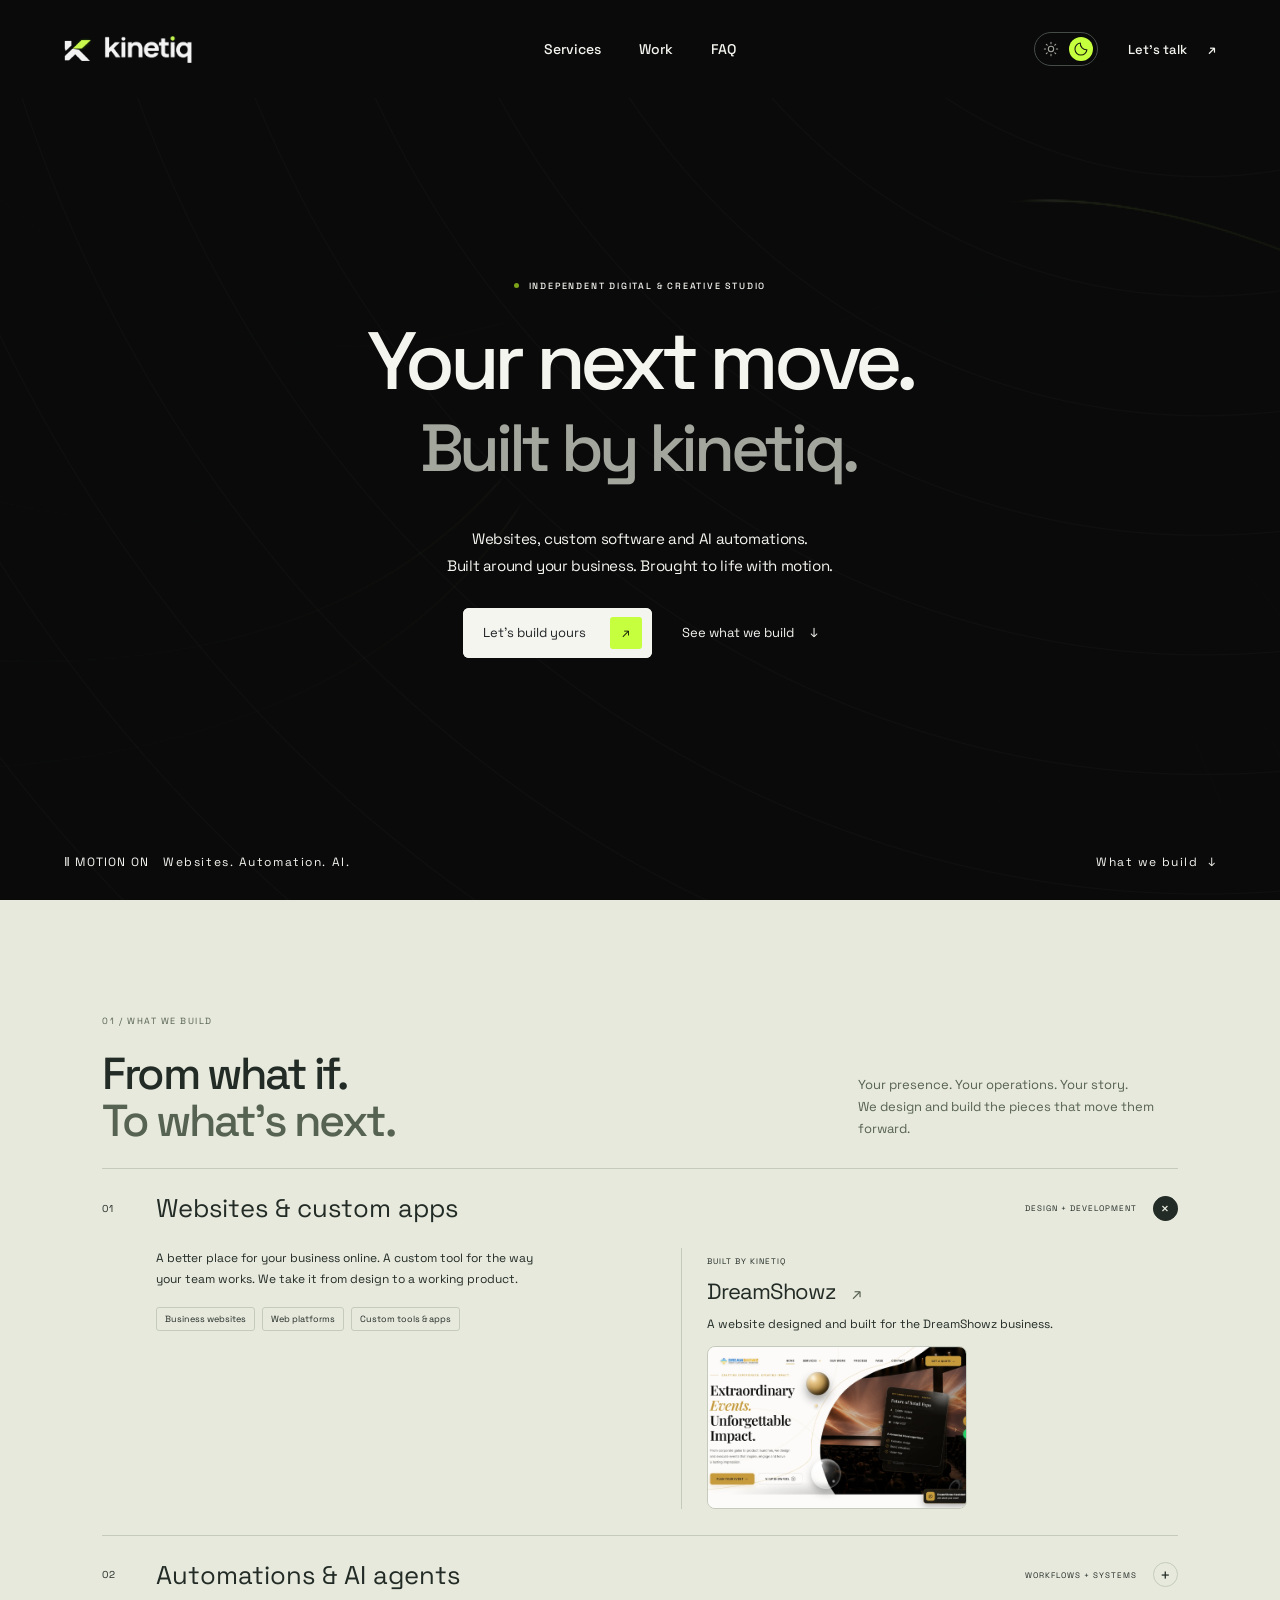
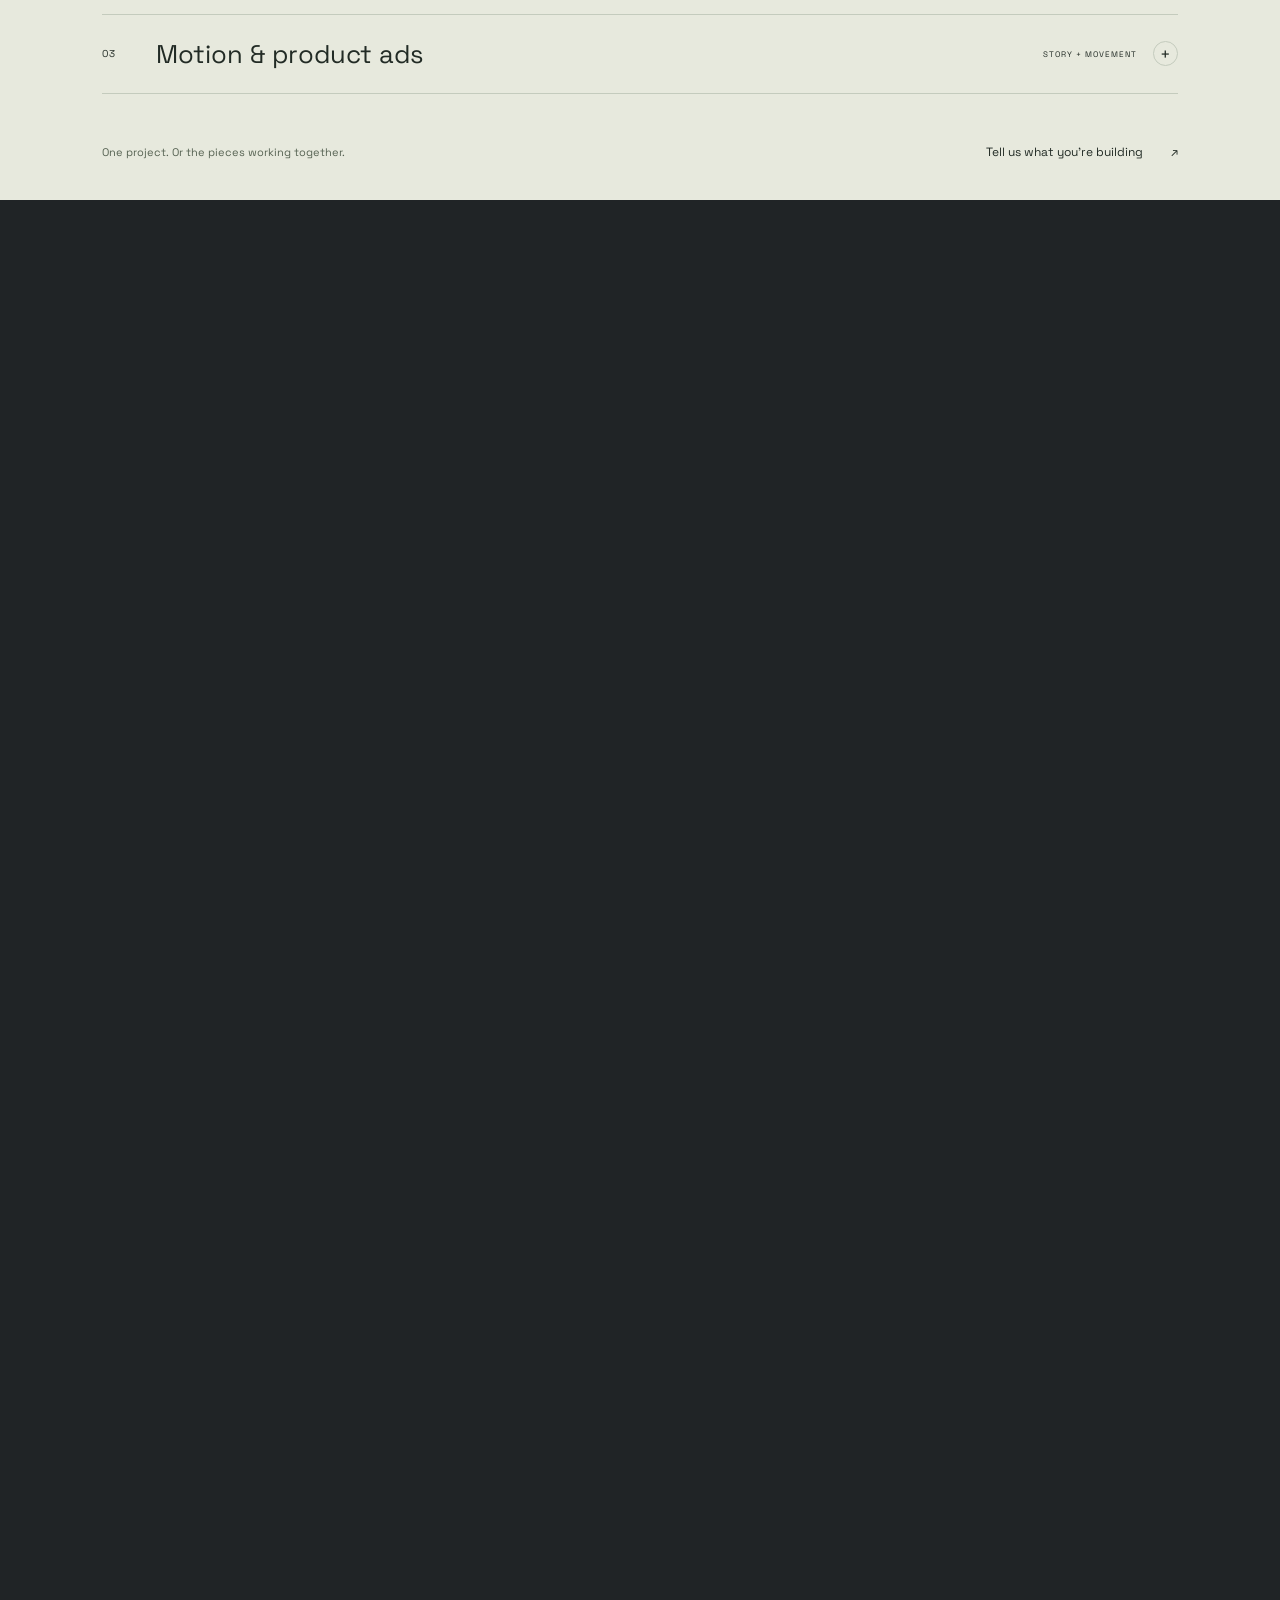
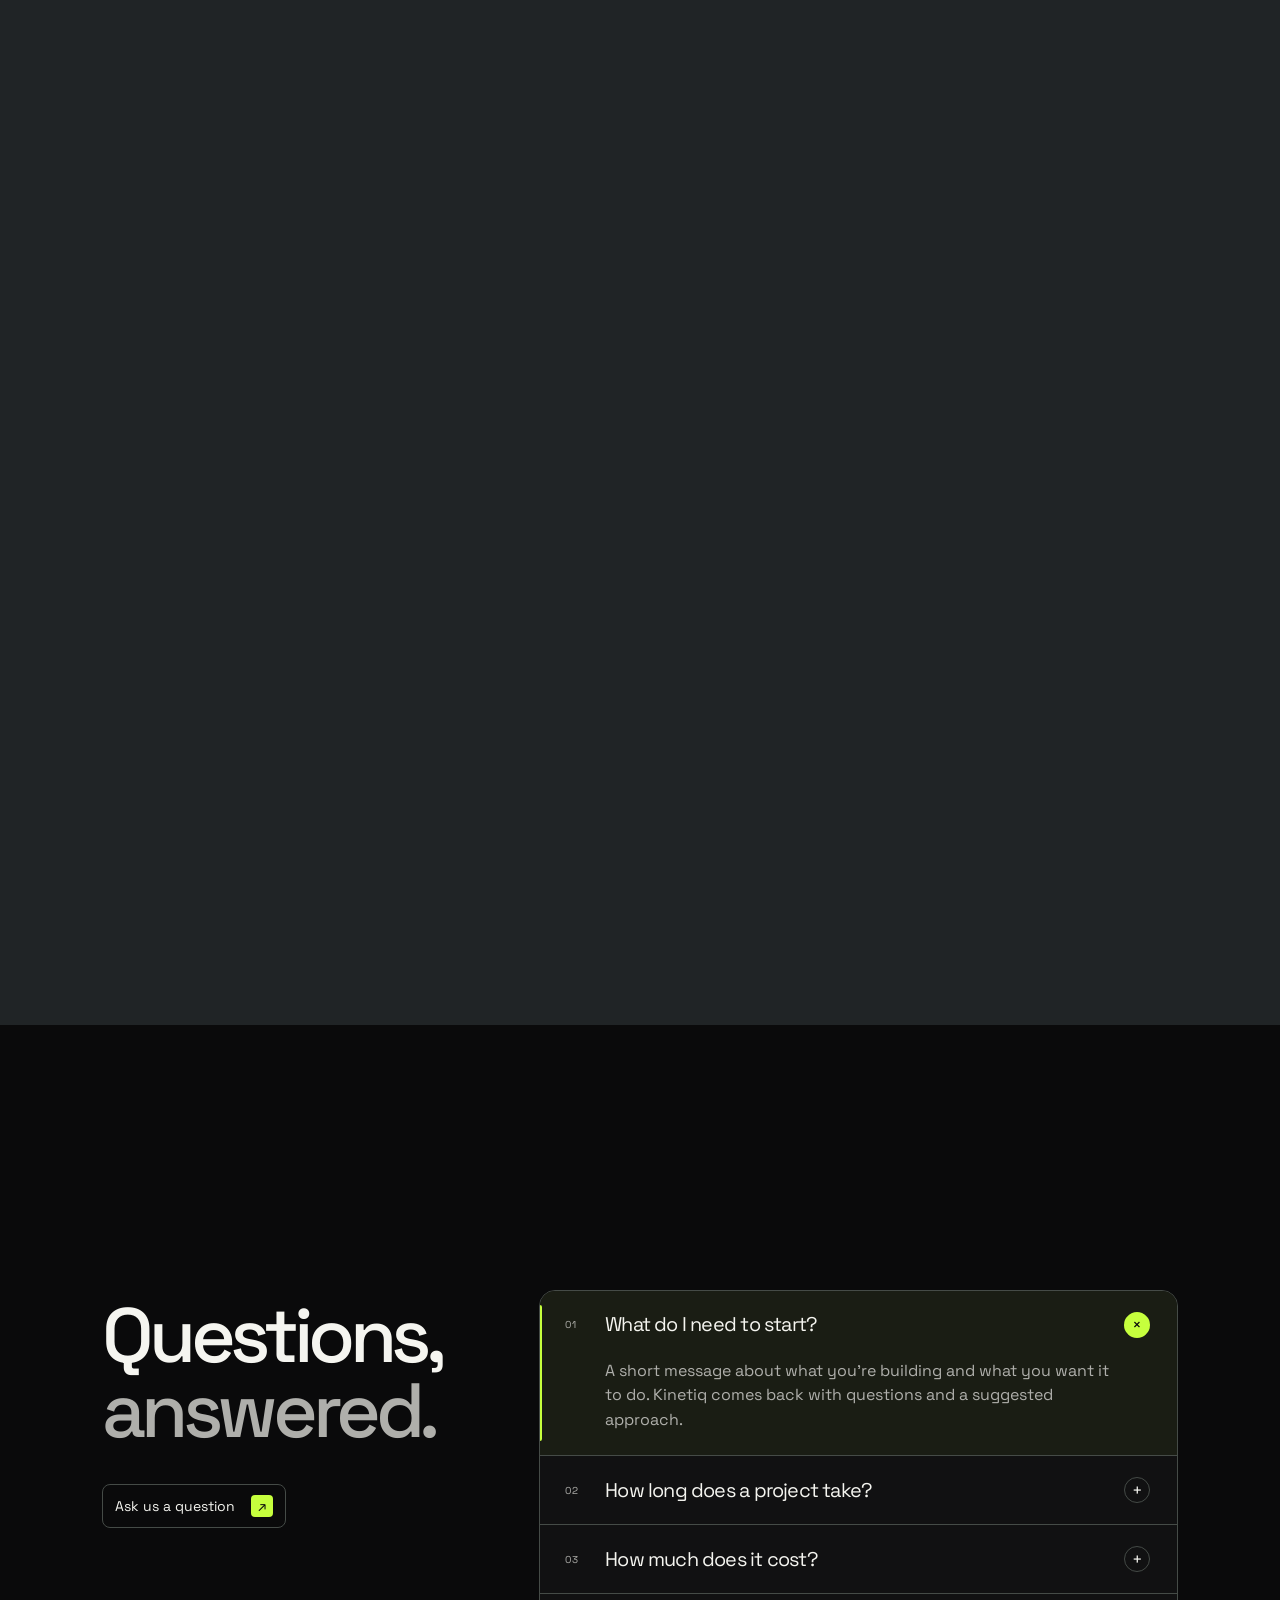
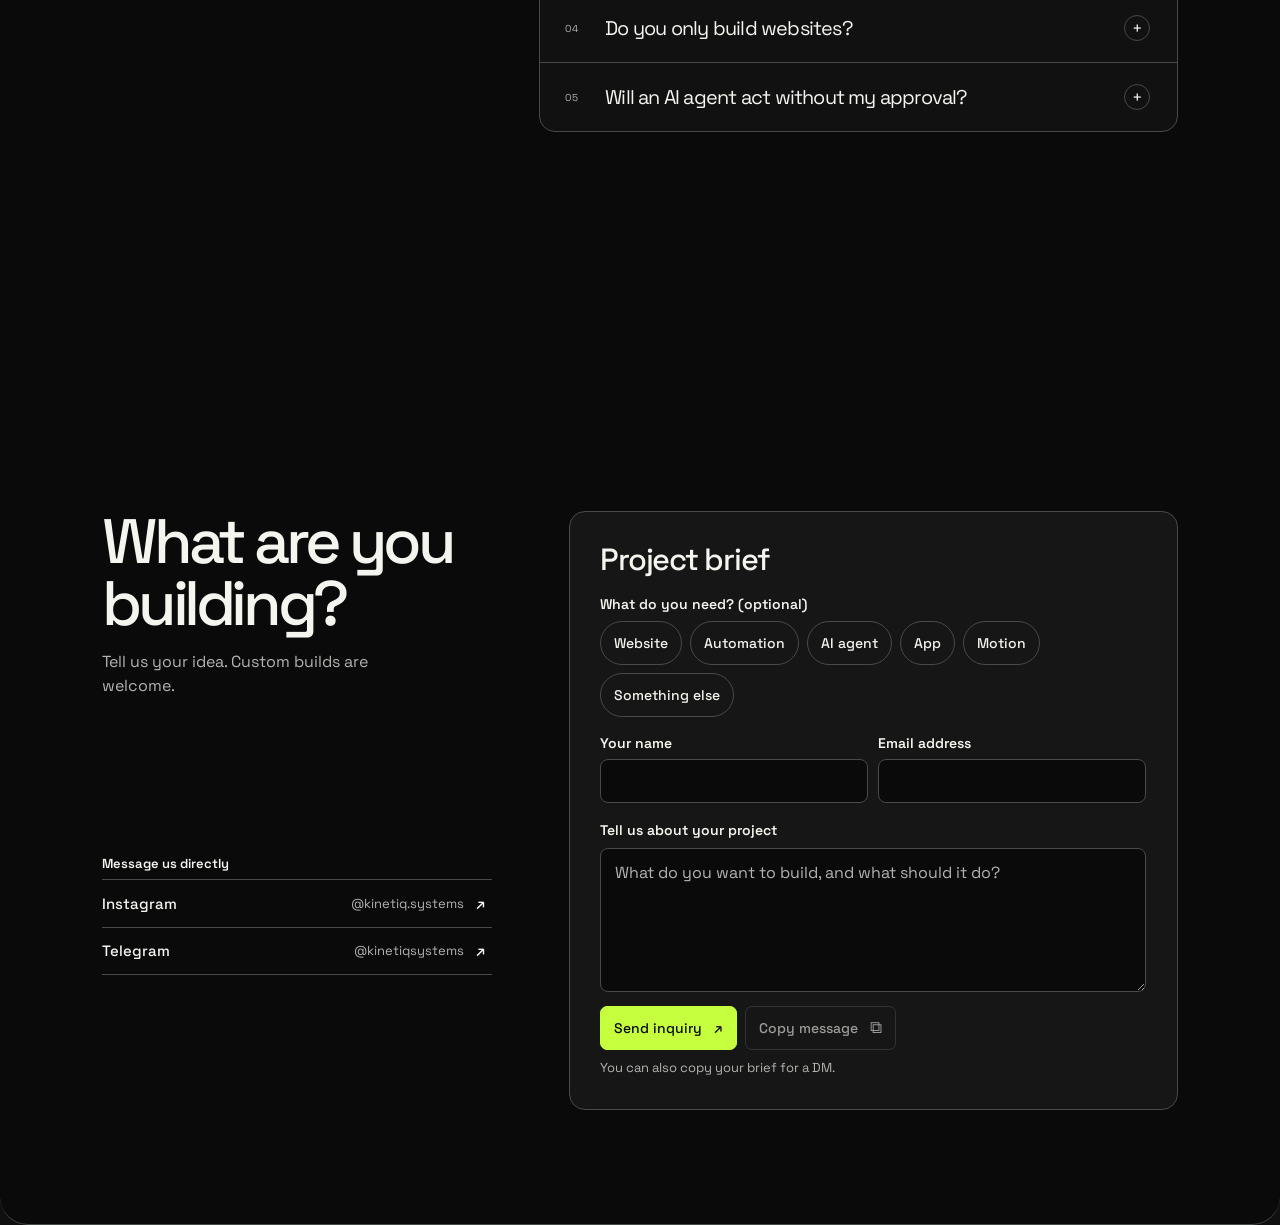
<file: index.html>
<!doctype html>
<html lang="en" data-theme="dark">

<head>
  <meta charset="utf-8">
  <meta name="viewport" content="width=device-width,initial-scale=1">
  <meta name="theme-color" content="#0a0a0b">
  <meta name="description"
    content="Kinetiq is an independent studio building websites, custom apps, AI automations and product films.">
  <title>Kinetiq — Websites, AI Automation &amp; Motion Design</title>
  <meta property="og:type" content="website">
  <meta property="og:url" content="https://kinetiqsystems.vercel.app/">
  <meta property="og:site_name" content="Kinetiq">
  <meta property="og:title" content="Kinetiq — Websites, AI Automation &amp; Motion Design">
  <meta property="og:description" content="Kinetiq is an independent studio building websites, custom apps, AI automations and product films.">
  <meta property="og:image" content="https://kinetiqsystems.vercel.app/images/og-image.png">
  <meta property="og:image:width" content="1200">
  <meta property="og:image:height" content="630">
  <meta property="og:image:alt" content="Kinetiq logo on a near-black background">
  <meta name="twitter:card" content="summary_large_image">
  <meta name="twitter:title" content="Kinetiq — Websites, AI Automation &amp; Motion Design">
  <meta name="twitter:description" content="Kinetiq is an independent studio building websites, custom apps, AI automations and product films.">
  <meta name="twitter:image" content="https://kinetiqsystems.vercel.app/images/og-image.png">
  <meta name="twitter:image:alt" content="Kinetiq logo on a near-black background">
  <link rel="preconnect" href="https://fonts.googleapis.com">
  <link rel="preconnect" href="https://fonts.gstatic.com" crossorigin>
  <link href="https://fonts.googleapis.com/css2?family=Space+Grotesk:wght@400;500;600;700&display=swap"
    rel="stylesheet" media="print" onload="this.media='all'">
  <link rel="icon" href="favicon.ico" sizes="32x32">
  <link rel="icon" href="images/favicon.svg" type="image/svg+xml">
  <link rel="stylesheet" href="styles.css?v=wheel-recovery">
  <script src="app.js?v=inquiry-format" defer></script>
  <script>
    if (location.protocol === 'https:') {
      window.va = window.va || function () { (window.vaq = window.vaq || []).push(arguments); };
      const analytics = document.createElement('script');
      analytics.src = '/_vercel/insights/script.js';
      document.head.append(analytics);
    }
  </script>
</head>

<body>
  <header class="nav">
    <a class="brand" href="#home" aria-label="Kinetiq home"><span class="mark"></span><span class="word"></span></a>
    <nav class="nav-shortcuts" aria-label="Main navigation">
      <button type="button" class="nav-menu-toggle" aria-label="Section menu" aria-expanded="false" aria-controls="nav-shortcut-links">
        <svg viewBox="0 0 24 24" fill="none" stroke="currentColor" stroke-width="1.6" stroke-linecap="round" aria-hidden="true">
          <path d="M5 8h14M5 12h14M5 16h14" />
        </svg>
      </button>
      <div class="nav-shortcut-links" id="nav-shortcut-links">
        <a href="#work" data-chapter-link>Services</a>
        <a href="#selected-work" data-chapter-link>Work</a>
        <a href="#faq" data-chapter-link>FAQ</a>
      </div>
    </nav>
    <div class="nav-right">
      <button id="theme" class="theme" type="button" role="switch" aria-checked="true" aria-label="Dark mode">
        <span aria-hidden="true"><svg viewBox="0 0 24 24" fill="none" stroke="currentColor" stroke-width="1.6"
            stroke-linecap="round">
            <circle cx="12" cy="12" r="4" />
            <path
              d="M12 2v2m0 16v2M2 12h2m16 0h2M4.93 4.93l1.42 1.42m11.3 11.3 1.42 1.42M4.93 19.07l1.42-1.42m11.3-11.3 1.42-1.42" />
          </svg></span>
        <span aria-hidden="true"><svg viewBox="0 0 24 24" fill="none" stroke="currentColor" stroke-width="1.6"
            stroke-linecap="round" stroke-linejoin="round">
            <path d="M20.9 13A9 9 0 0 1 11 3.1 9 9 0 1 0 20.9 13Z" />
          </svg></span>
        <i aria-hidden="true"></i>
      </button>
      <a class="contact cta-motion" href="#contact">Let’s talk <span class="cta-arrow" aria-hidden="true">↗</span></a>
    </div>
  </header>
  <main id="home">
    <section class="journey" aria-label="Kinetiq introduction">
      <div class="journey-baseline" aria-hidden="true"></div>
      <div class="stage">
        <div class="surface">
          <div class="light-tunnel-container" aria-hidden="true"><canvas class="light-tunnel-canvas"></canvas></div>
          <div class="hero-content">
            <div class="intro">
              <p class="eyebrow"><span></span> INDEPENDENT DIGITAL & CREATIVE STUDIO</p>
              <h1 aria-label="Your next move. Built by kinetiq.">
                <span class="tech-line" data-text="Your next move." aria-hidden="true"><span class="tech-fallback">Your
                    next move.</span><canvas></canvas></span>
                <span class="tech-line tech-muted" data-text="Built by kinetiq." aria-hidden="true"><span
                    class="tech-fallback">Built by kinetiq.</span><canvas></canvas></span>
              </h1>
              <p class="description">Websites, custom software and AI automations.<br> Built around your business. Brought
                to life with motion.</p>
              <div class="actions">
                <div class="border-glow-card"><span class="edge-light" aria-hidden="true"></span><a
                    class="primary border-glow-inner cta-motion" href="#contact">Let’s build yours
                    <span class="cta-arrow" aria-hidden="true">↗</span></a></div><button class="explore" id="explore">See what we build <span>↓</span></button>
              </div>
            </div>
            <div class="mobile-studio" aria-hidden="true">
              <div class="studio-rails"><i></i><i></i><i></i></div>
              <div class="studio-sculpture">
                <div class="studio-mark"><i></i><i></i><i></i><i></i><i></i><i></i></div>
              </div>
            </div>
          </div>
          <div class="bottom">
            <div class="motion-tools"><button id="tunnel-motion" type="button" aria-label="Pause background motion"
                aria-pressed="false" hidden>Ⅱ MOTION ON</button><span class="motion-hint">Websites. Automation. AI.</span></div><button id="scroll" aria-label="Explore what Kinetiq builds">What we build
              <span>↓</span></button>
          </div>
        </div>
        <section class="portfolio" id="selected-work" aria-labelledby="portfolio-title" inert>
          <div class="portfolio-heading">
            <h2 id="portfolio-title">Selected work</h2>
            <nav class="work-directory" aria-label="Jump to a project">
              <button type="button" data-project="0">DreamShowz</button>
              <button type="button" data-project="1">Research agent</button>
              <button type="button" data-project="2">Cursor</button>
            </nav>
          </div>
          <div class="work-viewport">
            <div class="work-track">
              <article class="work-scene redesign-scene" data-work-theme="dreamshowz" aria-labelledby="dreamshowz-title">
                <div class="redesign-caption">
                  <div>
                    <span class="study-type">Client work / Web design</span>
                    <div class="work-mask"><h3 class="work-line" data-line="0" id="dreamshowz-title">DreamShowz</h3></div>
                  </div>
                  <p class="scene-deck">From a booking form to a front-row view of the studio’s events.</p>
                  <div class="study-links">
                    <button type="button" id="inspect-redesign">Inside the redesign</button>
                    <a id="dreamshowz-visit" href="https://www.dreamshowz.com/" target="_blank" rel="noopener noreferrer">Visit site ↗</a>
                  </div>
                </div>
                <div class="showcase-window">
                  <div class="browser-caption">
                    <span class="browser-lights" aria-hidden="true"><i></i><i></i><i></i></span>
                    <span class="browser-tab">DreamShowz</span>
                    <span class="browser-address">dreamshowz.com</span>
                  </div>
                  <div class="redesign-table" id="dreamshowz-display">
                  <div class="comparison" style="--before-width:3%">
                    <div class="comparison-layer comparison-after asset-slot">
                      <img loading="lazy" src="images/dreamshowz-after.webp" alt="Redesign with an event stage, showreel and enquiry options" decoding="async">
                      <div class="asset-fallback" aria-hidden="true"><p>Redesigned website</p></div>
                    </div>
                    <div class="comparison-layer comparison-before asset-slot">
                      <img loading="lazy" src="images/dreamshowz-before.webp" alt="Original homepage with a blue enquiry form above the event gallery" decoding="async">
                      <div class="asset-fallback" aria-hidden="true"><p>Original website</p></div>
                    </div>
                    <div class="compare-rule" aria-hidden="true"><span class="compare-grip"></span></div>
                    <input id="compare-sites" type="range" min="0" max="100" value="3" aria-label="Amount of original DreamShowz site shown">
                  </div>
                  <div class="dreamshowz-live" id="dreamshowz-live" hidden></div>
                </div>
                <div class="comparison-key">
                  <button type="button" id="show-dreamshowz-live" aria-pressed="false">Live site</button>
                  <span id="dreamshowz-live-hint" hidden>Scroll inside to explore</span>
                  <button type="button" id="compare-preview">Preview comparison</button>
                  <button type="button" id="show-dreamshowz-compare" aria-pressed="true">Compare</button>
                </div></div>
              </article>
              <article class="work-scene research-scene" data-work-theme="research" aria-labelledby="research-title" inert>
                <div class="research-intro">
                  <span class="study-type">Custom automation / Editorial</span>
                  <div class="work-mask"><h3 class="work-line" data-line="0" id="research-title">Research <br>agent</h3></div>
                  <p class="scene-deck">Sourced drafts three times a day for a geopolitics creator. The owner edits each one before it goes out.</p>
                </div>
                <div class="brief-desk">
                  <form class="brief-paper" id="brief-review">
                    <div class="brief-mast"><strong>Editorial desk</strong><span>Interactive sample</span></div>
                    <div class="brief-body">
                      <label class="brief-label" for="brief-headline">Draft headline</label>
                      <textarea id="brief-headline" rows="2" maxlength="140" required spellcheck="false">Trade talks resume with shipping routes on the agenda</textarea>
                      <details class="source-note"><summary>Source note</summary><p>Illustrative meeting agenda · Delegates will discuss shipping routes when trade talks resume.</p></details>
                    </div>
                    <div class="brief-action"><span role="status" id="brief-status">Awaiting owner review</span><button type="submit">Approve draft</button></div>
                  </form>
                </div>
              </article>
              <article class="work-scene cursor-scene" data-work-theme="cursor" aria-labelledby="motion-title" inert>
                <div class="film-notes">
                  <div class="study-type">Self-initiated / Motion design</div>
                  <div class="work-mask"><h3 class="work-line" data-line="0" id="motion-title">Cursor</h3></div>
                  <p>An independent product film tracing an idea from the first prompt to the final edit.</p>

                </div>
                <div class="film-screen">
                  <div class="motion-media asset-slot">
                    <img class="motion-poster" src="images/motion-poster.webp" alt="Ideas into code, the opening title of the Cursor study" loading="lazy" decoding="async">
                    <video id="work-motion" data-src="images/motion.mp4" data-mobile-src="images/motion-mobile.mp4" controls muted loop playsinline preload="none" hidden aria-label="Cursor independent motion study"></video>
                    <div class="asset-fallback" aria-hidden="true"><p>Film preview unavailable</p></div>
                  </div>
                  <div class="film-playhead" aria-hidden="true"></div>
                  <div class="film-shots" role="group" aria-label="Jump to a shot">
                    <button type="button" data-shot="3"><img loading="lazy" src="images/cursor-agent.webp" alt=""><span>Agent</span><time>00:03</time></button>
                    <button type="button" data-shot="11"><img loading="lazy" src="images/cursor-tab.webp" alt=""><span>Tab</span><time>00:11</time></button>
                    <button type="button" data-shot="15"><img loading="lazy" src="images/cursor-flow.webp" alt=""><span>Workflow</span><time>00:15</time></button>
                  </div>
                  <div class="film-credit"><span>Motion design by kinetiq</span><span><time id="film-elapsed">00:00</time> / 00:23</span></div>
                </div>
              </article>
            </div>
          </div>
          <div class="work-footer">
            <span class="work-counter" aria-live="polite" aria-atomic="true"><span id="work-index">01</span><span> / 03</span></span>
            <div class="work-progress" aria-hidden="true"><i></i></div>
            <div class="work-controls"><button type="button" id="work-prev" aria-label="Previous project">←</button><button type="button" id="work-next" aria-label="Next project">→</button></div>
          </div>
        </section>
      </div>
      <div class="journey-flow">
        <section class="destination capabilities" id="work" aria-labelledby="capabilities-title">
          <div class="capability-heading">
            <p class="section-index">01 / WHAT WE BUILD</p>
            <div class="capability-intro">
              <h2 id="capabilities-title">From what if.<br><span>To what’s next.</span></h2>
              <p>Your presence. Your operations. Your story.<br> We design and build the pieces that move them forward.
              </p>
            </div>
          </div>
          <div class="capability-list">
            <div class="capability" data-services="website app">
              <h3 class="service-title"><button class="service-trigger" type="button" aria-expanded="true" aria-controls="service-panel-01">
                <span class="cap-number" aria-hidden="true">01</span><span class="service-name">Websites & custom apps</span><span class="cap-note">DESIGN + DEVELOPMENT</span><span class="cap-expand" aria-hidden="true">+</span>
              </button></h3>
              <div class="service-panel" id="service-panel-01">
                <div>
                  <div class="capability-body">
                    <div class="cap-scope">
                      <p>A better place for your business online. A custom tool for the way your team works. We take it from
                        design to a working product.</p>
                      <ul aria-label="Website and app capabilities">
                        <li>Business websites</li>
                        <li>Web platforms</li>
                        <li>Custom tools & apps</li>
                      </ul>
                    </div>
                    <div class="cap-proof">
                      <a class="proof-link" href="#dreamshowz-title" data-proof="0">
                        <span class="proof-label">BUILT BY KINETIQ</span>
                        <span class="proof-title">DreamShowz <span aria-hidden="true">↗</span></span>
                      </a>
                      <p>A website designed and built for the DreamShowz business.</p>
                      <a class="service-preview" href="#dreamshowz-title" data-proof="0">
                        <img src="images/dreamshowz-after.webp" loading="lazy" decoding="async" alt="DreamShowz homepage redesign">
                      </a>
                    </div>
                  </div>
                </div>
              </div>
            </div>
            <div class="capability" data-services="automation ai-agent">
              <h3 class="service-title"><button class="service-trigger" type="button" aria-expanded="false" aria-controls="service-panel-02">
                <span class="cap-number" aria-hidden="true">02</span><span class="service-name">Automations & AI agents</span><span class="cap-note">WORKFLOWS + SYSTEMS</span><span class="cap-expand" aria-hidden="true">+</span>
              </button></h3>
              <div class="service-panel" id="service-panel-02" inert>
                <div>
                  <div class="capability-body">
                    <div class="cap-scope">
                      <p>Connect your tools, cut repetitive work and put agents to work on the complex tasks. Built around
                        your process, with review and control where you need them.</p>
                      <ul aria-label="Automation capabilities">
                        <li>Custom integrations</li>
                        <li>Research agents</li>
                        <li>Approval workflows</li>
                      </ul>
                    </div>
                    <div class="cap-proof">
                      <a class="proof-link" href="#research-title" data-proof="1">
                        <span class="proof-label">BUILT BY KINETIQ</span>
                        <span class="proof-title">Research agent <span aria-hidden="true">↗</span></span>
                      </a>
                      <p>A research-to-post agent for a geopolitics creator.</p>
                      <a class="service-preview" href="#research-title" data-proof="1" aria-label="View the Research agent project and its editorial desk sample">
                        <div class="brief-paper" aria-hidden="true">
                          <div class="brief-mast"><strong>Editorial desk</strong><span>Interactive sample</span></div>
                          <div class="brief-body"><span class="brief-label">Draft headline</span><p>Trade talks resume with shipping routes on the agenda</p><span class="source-note">Source note</span></div>
                          <div class="brief-action"><span>Awaiting owner review</span><span class="brief-preview-button">Approve draft</span></div>
                        </div>
                      </a>
                    </div>
                  </div>
                </div>
              </div>
            </div>
            <div class="capability" data-services="motion">
              <h3 class="service-title"><button class="service-trigger" type="button" aria-expanded="false" aria-controls="service-panel-03">
                <span class="cap-number" aria-hidden="true">03</span><span class="service-name">Motion & product ads</span><span class="cap-note">STORY + MOVEMENT</span><span class="cap-expand" aria-hidden="true">+</span>
              </button></h3>
              <div class="service-panel" id="service-panel-03" inert>
                <div>
                  <div class="capability-body">
                    <div class="cap-scope">
                      <p>Show what makes your product worth a closer look. Motion graphics and product films that turn an
                        idea, feature or launch into a clear visual story.</p>
                      <ul aria-label="Motion capabilities">
                        <li>Motion graphics</li>
                        <li>Product ads</li>
                        <li>Launch films</li>
                      </ul>
                    </div>
                    <div class="cap-proof">
                      <a class="proof-link" href="#motion-title" data-proof="2">
                        <span class="proof-label">BUILT BY KINETIQ</span>
                        <span class="proof-title">Cursor <span aria-hidden="true">↗</span></span>
                      </a>
                      <p>An independent product film, a self-initiated concept.</p>
                      <a class="service-preview" href="#motion-title" data-proof="2">
                        <img src="images/motion-poster.webp" loading="lazy" decoding="async" alt="Opening title of the independent Cursor product film">
                      </a>
                    </div>
                  </div>
                </div>
              </div>
            </div>
          </div>
          <div class="capability-footer">
            <p>One project. Or the pieces working together.</p><a class="cta-motion" href="#contact" data-service-contact>Tell us what
              you’re building <span class="cta-arrow" aria-hidden="true">↗</span></a>
          </div>
        </section>
      </div>
    </section>
    <section id="faq" class="faq" aria-labelledby="faq-title">
      <div class="faq-inner">
        <div class="faq-intro">
          <h2 id="faq-title">Questions,<br> <span>answered.</span></h2>
          <a class="faq-contact cta-motion" href="#contact">Ask us a question <span class="cta-arrow" aria-hidden="true">↗</span></a>
        </div>
        <div class="faq-list">
          <details class="capability faq-row" name="kinetiq-faq" open>
            <summary aria-expanded="true"><span class="cap-number" aria-hidden="true">01</span><h3>What do I need to start?</h3><span class="cap-expand" aria-hidden="true">+</span></summary>
            <div class="faq-answer"><p>A short message about what you're building and what you want it to do. Kinetiq comes back with questions and a suggested approach.</p></div>
          </details>
          <details class="capability faq-row" name="kinetiq-faq">
            <summary aria-expanded="false"><span class="cap-number" aria-hidden="true">02</span><h3>How long does a project take?</h3><span class="cap-expand" aria-hidden="true">+</span></summary>
            <div class="faq-answer"><p>It depends on what you're building. You get a realistic estimate before any work starts.</p></div>
          </details>
          <details class="capability faq-row" name="kinetiq-faq">
            <summary aria-expanded="false"><span class="cap-number" aria-hidden="true">03</span><h3>How much does it cost?</h3><span class="cap-expand" aria-hidden="true">+</span></summary>
            <div class="faq-answer"><p>Pricing depends on scope. Share your project and Kinetiq replies with a quote.</p></div>
          </details>
          <details class="capability faq-row" name="kinetiq-faq">
            <summary aria-expanded="false"><span class="cap-number" aria-hidden="true">04</span><h3>Do you only build websites?</h3><span class="cap-expand" aria-hidden="true">+</span></summary>
            <div class="faq-answer"><p>No. Kinetiq builds websites and custom apps, automations and AI agents, and motion and product ads, together or separately.</p></div>
          </details>
          <details class="capability faq-row" name="kinetiq-faq">
            <summary aria-expanded="false"><span class="cap-number" aria-hidden="true">05</span><h3>Will an AI agent act without my approval?</h3><span class="cap-expand" aria-hidden="true">+</span></summary>
            <div class="faq-answer"><p>Not unless you want it to. Kinetiq can build in review and approval steps so you stay in control, like the research agent above, where the owner approves every post before it goes out.</p></div>
          </details>
        </div>
      </div>
    </section>
    <section id="contact" class="inquiry" aria-labelledby="inquiry-title">
      <div class="inquiry-inner">
        <div class="inquiry-intro">
          <h2 id="inquiry-title">What are you<br> building?</h2>
          <p>Tell us your idea. Custom builds are welcome.</p>
        </div>
        <form class="inquiry-editor" id="inquiry-form" action="/api/inquiry" method="post" aria-labelledby="inquiry-brief-title">
          <h3 id="inquiry-brief-title">Project brief</h3>
          <fieldset id="inquiry-services" tabindex="-1">
            <legend>What do you need? (optional)</legend>
            <div class="inquiry-chips">
              <button type="button" data-service="website" aria-pressed="false">Website</button>
              <button type="button" data-service="automation" aria-pressed="false">Automation</button>
              <button type="button" data-service="ai-agent" aria-pressed="false">AI agent</button>
              <button type="button" data-service="app" aria-pressed="false">App</button>
              <button type="button" data-service="motion" aria-pressed="false">Motion</button>
              <button type="button" data-service="other" aria-pressed="false">Something else</button>
            </div>
          </fieldset>
          <div class="inquiry-fields">
            <label for="inquiry-name">Your name
              <input type="text" id="inquiry-name" name="name" autocomplete="name" maxlength="100" required>
            </label>
            <label for="inquiry-reply-email">Email address
              <input type="email" id="inquiry-reply-email" name="email" autocomplete="email" maxlength="254" required>
            </label>
          </div>
          <div hidden>
            <label for="inquiry-company-website">Company website</label>
            <input type="text" id="inquiry-company-website" name="companyWebsite" tabindex="-1" autocomplete="off">
          </div>
          <label for="inquiry-message">Tell us about your project</label>
          <textarea id="inquiry-message" name="message" rows="4" maxlength="3000" required placeholder="What do you want to build, and what should it do?"></textarea>
          <div class="inquiry-send">
            <div class="inquiry-actions">
              <button type="submit" id="inquiry-submit" class="cta-motion" disabled><span>Send inquiry</span><span class="cta-arrow" aria-hidden="true">↗</span></button>
              <button type="button" id="inquiry-copy"><span class="copy-label">Copy message</span><span class="copy-symbol" aria-hidden="true">⧉</span></button>
              <a id="inquiry-whatsapp" target="_blank" rel="noopener noreferrer" hidden>WhatsApp</a>
              <a id="inquiry-email" hidden>Email</a>
            </div>
            <p id="inquiry-draft-help">You can also copy your brief for a DM.</p>
            <p id="inquiry-submit-status" role="status"></p>
            <p id="inquiry-status" role="status"></p>
          </div>
        </form>
        <div class="inquiry-direct">
          <h3>Message us directly</h3>
          <nav class="inquiry-social" aria-label="Contact Kinetiq on social media">
            <a href="https://instagram.com/kinetiq.systems" target="_blank" rel="noopener noreferrer">
              <span>Instagram</span><span class="inquiry-handle">@kinetiq.systems</span><span aria-hidden="true">↗</span>
            </a>
            <a href="https://t.me/kinetiqsystems" target="_blank" rel="noopener noreferrer">
              <span>Telegram</span><span class="inquiry-handle">@kinetiqsystems</span><span aria-hidden="true">↗</span>
            </a>
          </nav>
        </div>
      </div>
    </section>
  </main>
  <footer class="site-footer" aria-labelledby="footer-title">
    <div class="footer-scene">
      <div class="footer-art" aria-hidden="true">
        <div class="footer-ribbon">
          <div class="footer-ribbon-track">
            <div class="footer-ribbon-group">
              <span>Websites &amp; apps <i></i> Automation &amp; AI <i></i> Motion &amp; product ads <i></i></span>
              <span>Websites &amp; apps <i></i> Automation &amp; AI <i></i> Motion &amp; product ads <i></i></span>
              <span>Websites &amp; apps <i></i> Automation &amp; AI <i></i> Motion &amp; product ads <i></i></span>
            </div>
            <div class="footer-ribbon-group">
              <span>Websites &amp; apps <i></i> Automation &amp; AI <i></i> Motion &amp; product ads <i></i></span>
              <span>Websites &amp; apps <i></i> Automation &amp; AI <i></i> Motion &amp; product ads <i></i></span>
              <span>Websites &amp; apps <i></i> Automation &amp; AI <i></i> Motion &amp; product ads <i></i></span>
            </div>
          </div>
        </div>
        <div class="footer-watermark">kinetiq</div>
      </div>
      <div class="footer-inner">
        <div class="footer-content">
          <h2 id="footer-title">Ready to begin?</h2>
          <div class="footer-actions">
            <a class="footer-pill cta-motion" href="#contact"><svg viewBox="0 0 24 24" fill="none" stroke="currentColor" stroke-width="1.6" aria-hidden="true"><path d="M4 5h16v11H9l-5 4z"/></svg>Start a project</a>
            <a class="footer-pill cta-motion" href="#selected-work" data-chapter-link><svg viewBox="0 0 24 24" fill="none" stroke="currentColor" stroke-width="1.6" aria-hidden="true"><rect x="4" y="5" width="16" height="14" rx="2"/><path d="M4 9h16"/></svg>See our work</a>
          </div>
        </div>
        <div class="footer-bottom">
          <div class="footer-credit"><span class="mark" aria-hidden="true"></span><small>© 2026 Kinetiq</small></div>
          <nav class="footer-links" aria-label="Footer links">
            <a href="#work" data-chapter-link>Services</a>
            <a href="#faq" data-chapter-link>FAQ</a>
            <a href="https://instagram.com/kinetiq.systems" target="_blank" rel="noopener noreferrer">Instagram <span aria-hidden="true">↗</span></a>
            <a href="https://t.me/kinetiqsystems" target="_blank" rel="noopener noreferrer">Telegram <span aria-hidden="true">↗</span></a>
          </nav>
          <a class="footer-pill footer-top" href="#home" data-chapter-link>Back to top <span aria-hidden="true">↑</span></a>
        </div>
      </div>
    </div>
  </footer>
  <dialog id="redesign-detail" aria-labelledby="detail-title">
    <div class="detail-head">
      <h2 id="detail-title">Inside the DreamShowz redesign</h2>
      <button type="button" id="close-redesign" autofocus>Close ×</button>
    </div>
    <div class="detail-grid">
      <div>
        <div class="detail-compare" style="--before-width:50%">
          <img src="images/dreamshowz-after.webp" alt="DreamShowz redesign" loading="lazy" decoding="async">
          <img class="detail-before" src="images/dreamshowz-before.webp" alt="DreamShowz before the redesign" loading="lazy" decoding="async">
          <div class="compare-rule" aria-hidden="true"><span class="compare-grip"></span></div>
          <input id="compare-redesign" type="range" min="0" max="100" value="50" aria-label="Amount of the original site shown">
        </div>
        <div class="detail-labels" aria-hidden="true"><span>Before</span><span>After</span></div>
      </div>
      <div class="detail-scope">
        <h3>What Kinetiq built</h3>
        <ul>
          <li>Premium website redesign</li>
          <li>AI chatbot that answers visitor questions</li>
          <li>Contact form that emails enquiries to the owner</li>
          <li>SEO foundations (sitemap, robots.txt, Search Console)</li>
        </ul>
      </div>
    </div>
  </dialog>
  <div class="work-sweep" aria-hidden="true"><span class="sweep-head"></span></div>
</body>

</html>
</file>
<file: styles.css>
:root{
  --logo-mark-dark:url("[data-uri]");
  --logo-word-dark:url("[data-uri]");
}
:root{
  --logo-mark-light:url("[data-uri]");
  --logo-word-light:url("[data-uri]");
}

/* A quiet opening, folded back to reveal the work. */
:root{--bg:#f5f5f0;--home-bg:var(--bg);--ink:#171a15;--muted:#676d61;--line:#d9ddd1;--lime:#c6ff3d;--fold:0deg;--lift:0%;--fade:1;--copy-opacity:1;--copy-y:0px;--work-scale:.93;--work-y:32px;--depth-x:0px;--depth-y:0px;color-scheme:light}
html[data-theme="dark"]{--bg:#202426;--home-bg:#0a0a0b;--ink:#f5f5f0;--muted:#b1b7ae;--line:#454b47;color-scheme:dark}
*{box-sizing:border-box}html{scroll-behavior:smooth}body{margin:0;background:var(--bg);color:var(--ink);font-family:'Space Grotesk',sans-serif}a{color:inherit;text-decoration:none}button{font:inherit;color:inherit;cursor:pointer;border:0;background:none}a,button{-webkit-tap-highlight-color:transparent}a:focus-visible,button:focus-visible{outline:2px solid #88ac22;outline-offset:6px}button,a{touch-action:manipulation}
.nav{position:fixed;inset:0 0 auto;height:98px;padding:0 5%;display:flex;align-items:center;justify-content:space-between;z-index:10;background:linear-gradient(var(--bg),transparent)}.brand{display:flex;align-items:center;gap:9px}.mark{width:28px;height:26px;background:var(--logo-mark) center/contain no-repeat}.word{width:95px;height:27px;background:var(--logo-word) center/contain no-repeat}.nav-right{display:flex;gap:30px;align-items:center}.contact{font-size:13px;font-weight:500;padding:12px 0}.contact span{display:inline-block;margin-left:18px;transition:transform .2s}.contact:hover span{transform:translate(2px,-2px)}
/* Icon cells and the thumb share the same centers in both positions. */
.theme{isolation:isolate;height:34px;width:64px;flex-shrink:0;border:1px solid var(--line);border-radius:30px;display:grid;grid-template-columns:repeat(2,26px);gap:4px;align-items:center;position:relative;padding:3px}
.theme:before{content:'';position:absolute;inset:-6px}
.theme>span{display:grid;place-items:center;width:26px;height:26px;line-height:1;pointer-events:none}
.theme svg{display:block;width:16px;height:16px}
.theme i{position:absolute;z-index:-1;left:4px;top:4px;width:24px;height:24px;border-radius:50%;background:var(--lime);transition:transform .25s;pointer-events:none}
.theme span:first-child{color:#151810}
html[data-theme="dark"] .theme i{transform:translateX(30px)}
html[data-theme="dark"] .theme span:last-of-type{color:#151810}
html[data-theme="dark"] .theme span:first-child{color:var(--muted)}
.journey{height:190svh;position:relative}.stage{position:sticky;top:0;height:100svh;min-height:560px;overflow:hidden;perspective:1600px;background:var(--bg)}.surface{position:absolute;inset:0;background:var(--bg);transform-origin:50% 0;transform:translateY(var(--lift)) rotateX(var(--fold));opacity:var(--fade);overflow:hidden;box-shadow:0 24px 80px #0003;will-change:transform;z-index:2}.intro{position:relative;z-index:2;text-align:center;padding:clamp(130px,19svh,205px) 24px 0;opacity:var(--copy-opacity);transform:translateY(var(--copy-y))}.eyebrow{font-size:9px;letter-spacing:.2em;font-weight:500;display:flex;gap:10px;align-items:center;justify-content:center;margin:0 0 24px}.eyebrow span{width:5px;height:5px;background:#7da319;border-radius:50%}h1{font-size:clamp(56px,6.35vw,94px);font-weight:500;letter-spacing:-.065em;line-height:1.02;margin:0}.description{font-size:clamp(15px,1.28vw,18px);line-height:1.75;color:var(--muted);margin:25px auto 29px;max-width:580px;letter-spacing:-.025em}.actions{display:flex;justify-content:center;align-items:center;gap:30px;font-size:13px}.primary{background:var(--lime);color:#171c0c;padding:16px 22px;border-radius:5px;box-shadow:0 3px 0 #00000008;transition:transform .2s,box-shadow .2s}.primary span{display:inline-block;margin-left:25px;transition:transform .2s}.primary:hover{transform:translateY(-2px);box-shadow:0 7px 18px #6073211c}.primary:hover span{transform:translate(2px,-2px)}.explore{padding:15px 0}.explore span{margin-left:13px;display:inline-block;transition:transform .2s}.explore:hover span{transform:translateY(3px)}
.ambient{position:absolute;inset:25% 0 0;background:radial-gradient(ellipse at 50% 120%,#c6ff3d16,transparent 60%);pointer-events:none}.horizon{position:absolute;left:50%;bottom:-35vw;width:115vw;height:45vw;transform:translate(calc(-50% + var(--depth-x)),var(--depth-y));pointer-events:none;transition:transform .65s ease-out}.halo{position:absolute;inset:-12% -10%;border-radius:50%;background:radial-gradient(ellipse,#b9e36b38,transparent 65%);filter:blur(20px)}.disc{position:absolute;inset:0;border-radius:50%;background:linear-gradient(180deg,#dce5c9,var(--bg) 30%);box-shadow:0 -1px 0 #b5c98988,0 -15px 70px #b6d57115}.ring{position:absolute;inset:-2% -3%;border:1px solid #a3b78526;border-radius:50%;transform:rotate(-4deg)}.crease{position:absolute;inset:3% -5% 0;background:linear-gradient(169deg,#f5f5f000 10%,#b4c39844 11%,#f5f5f050 11.2%,transparent 30%);clip-path:polygon(0 0,100% 0,100% 50%,0 90%);transform:rotate(-14deg)}.crease-two{transform:rotate(19deg);opacity:.45}html[data-theme="dark"] .disc{background:linear-gradient(180deg,#27321c,#0a0a0b 36%);box-shadow:0 -1px 0 #c6ff3d55,0 -25px 85px #c6ff3d0c}html[data-theme="dark"] .crease{background:linear-gradient(169deg,transparent 10%,#c6ff3d1a 11%,#c6ff3d0c 11.2%,transparent 30%)}
.bottom{position:absolute;z-index:3;bottom:27px;left:5%;right:5%;display:flex;align-items:center;justify-content:space-between;gap:24px;font-size:8px;letter-spacing:.12em;color:var(--muted);opacity:var(--copy-opacity)}.bottom p{margin:0}.bottom p span{margin-left:8px}.bottom button{font-size:9px;letter-spacing:.12em;padding:14px 0}.bottom button span{margin-left:15px}
/* Selected-work title treatment; no fabricated website screenshot. */
.destination{position:absolute;inset:0;padding:124px 8% 36px;display:flex;flex-direction:column;justify-content:space-between;background:var(--bg);transform:translateY(var(--work-y)) scale(var(--work-scale))}.project-top{display:flex;justify-content:space-between;gap:20px;font-size:9px;letter-spacing:.15em;color:var(--muted);padding-bottom:22px;border-bottom:1px solid var(--line)}.project-art{position:relative;isolation:isolate;display:flex;flex:1;min-height:180px;flex-direction:column;justify-content:center;align-items:center;text-align:center;overflow:hidden;margin:20px 0;background:#171612;color:#f5f0df;border-radius:5px}.project-orbit{position:absolute;z-index:-1;width:78%;aspect-ratio:1;border:1px solid #c9ad6340;border-radius:50%;transform:rotateX(60deg) rotate(-28deg);box-shadow:0 0 80px #bd9b2920,inset 0 0 80px #bd9b2920}.project-orbit:after{content:'';position:absolute;inset:10%;border:1px solid #c9ad6325;border-radius:50%}.project-kicker{font-size:9px;letter-spacing:.22em;color:#c9b77e;margin:0 0 20px}.project-art h2{font-size:clamp(42px,8vw,116px);letter-spacing:-.07em;font-weight:400;margin:0}.project-art h2 span{font-size:.25em;vertical-align:top;display:inline-block;margin:12px 0 0 12px;color:#c9b77e}.project-caption{font-size:13px;color:#c9c1ac;margin:18px 12px 0}.project-bottom{display:flex;justify-content:space-between;align-items:end;gap:30px}.project-bottom p{font-size:13px;line-height:1.6;margin:8px 0 0;color:var(--muted)}.project-bottom .project-label{font-size:9px;letter-spacing:.14em;color:var(--ink)}.project-link{font-size:13px;padding:14px 0;border-bottom:1px solid var(--line)}.project-link span{margin-left:28px}.back-home{align-self:center;font-size:10px;color:var(--muted);margin-top:22px;padding:12px}
h1 .tech-line{position:relative;display:block;width:min(100%,850px);height:1.13em;margin:0 auto;color:var(--ink);touch-action:pan-y;user-select:none}h1 .tech-muted{color:var(--muted)}h1 .tech-fallback{position:absolute;inset:0;display:flex;align-items:center;justify-content:center;color:inherit;white-space:nowrap}.tech-line canvas{display:block;position:absolute;inset:0;width:100%;height:100%;opacity:0}.tech-line.tech-ready canvas{opacity:1}.tech-line.tech-ready .tech-fallback{visibility:hidden}
@media(max-height:740px) and (min-width:701px){.nav{height:82px}.intro{padding-top:115px}h1{font-size:67px}.eyebrow{margin-bottom:15px}.description{margin:20px auto 23px}.destination{padding-top:100px}.horizon{bottom:-37vw}}
@media(max-width:700px){.nav{height:78px;padding:0 6%}.nav-right{gap:18px}.contact{font-size:12px}.contact span{margin-left:6px}.word{width:76px}.mark{width:24px}.intro{padding:clamp(125px,22svh,180px) 18px 0}h1{font-size:clamp(38px,9.9vw,65px)}h1 .tech-line{height:1.2em}h1 .tech-fallback{font-size:.94em}.eyebrow{font-size:7px;letter-spacing:.16em;margin-bottom:23px}.description{font-size:14px;max-width:330px;margin:23px auto 27px}.description br{display:none}.actions{gap:23px;font-size:12px}.primary{padding:15px 18px}.primary span{margin-left:18px}.bottom{left:6%;right:6%;bottom:18px;flex-direction:column;gap:5px;text-align:center;font-size:7px}.bottom p span{margin-left:3px}.horizon{width:180vw;height:80vw;bottom:-56vw}.journey{height:180svh}.destination{padding:105px 6% 20px}.project-top{font-size:7px;line-height:1.6}.project-top span{max-width:48%}.project-top span:last-child{text-align:right}.project-art{margin:18px 0;max-height:49svh}.project-art h2{font-size:11vw}.project-caption{font-size:11px}.project-kicker{font-size:7px}.project-bottom{display:block}.project-bottom p{font-size:12px}.project-link{display:inline-block;font-size:12px;margin-top:7px}.back-home{margin-top:8px}}
@media(max-height:630px) and (max-width:700px){.intro{padding-top:100px}.eyebrow{margin-bottom:15px}.description{margin:17px auto}.horizon{bottom:-62vw}.bottom p{display:none}}
@media(prefers-reduced-motion:reduce){html{scroll-behavior:auto}*,*::before,*::after{transition:none!important}.surface{will-change:auto}.horizon{transform:translateX(-50%)}}

/* Entrance doors: the same surface and colour as the selected theme. */
.entry-doors{position:fixed;inset:0;z-index:100;overflow:hidden;perspective:1600px;cursor:wait}
.entry-door{position:absolute;top:0;bottom:0;width:calc(50% + 1px);background:var(--home-bg);backface-visibility:hidden;transition:transform 1.05s cubic-bezier(.76,0,.24,1);will-change:transform}
.entry-left{left:0;border-right:1px solid var(--line);transform-origin:left center}
.entry-right{right:0;transform-origin:right center}
.entry-mark{position:absolute;left:50%;top:50%;width:40px;height:35px;transform:translate(-50%,-50%);background:var(--logo-mark) center/contain no-repeat;box-shadow:0 0 0 20px var(--home-bg);background-color:var(--home-bg);transition:opacity .2s ease,transform .3s ease}
.entry-doors.is-open .entry-left{transform:translateX(-101%) rotateY(-4deg)}
.entry-doors.is-open .entry-right{transform:translateX(101%) rotateY(4deg)}
.entry-doors.is-open .entry-mark{opacity:0;transform:translate(-50%,-50%) scale(.94)}
@media(prefers-reduced-motion:reduce){.entry-doors{display:none}}

/* Clipping must not create an internal scroll container when controls receive focus. */
.surface,.stage{overflow:clip}

/* Studio finish: let the material and typography carry the composition. */
:root{--muted:#70736b}
html[data-theme="dark"]{--muted:#a3a69d}
.ambient{background:radial-gradient(ellipse at 50% 100%,#b7bcaa0a,transparent 65%)}
.primary{background:var(--ink);color:var(--bg);padding:9px 10px 9px 20px;display:inline-flex;align-items:center;box-shadow:none}
.primary span{background:var(--lime);color:#182009;width:32px;height:32px;display:inline-flex;align-items:center;justify-content:center;border-radius:3px;margin-left:24px}
.primary:hover{box-shadow:0 6px 24px #0000000a}
.description{font-size:clamp(14px,1.18vw,17px);line-height:1.8}
.motion-hint{opacity:.65;letter-spacing:.16em}
.bottom{bottom:22px}
@media(max-width:700px){.primary{padding-left:14px}.primary span{margin-left:14px;width:28px;height:28px}.motion-hint{font-size:6px}.description{font-size:14px}}

/* React Bits BorderGlow, supplied by the user. */

.border-glow-card {
  --edge-proximity: 0;
  --cursor-angle: 45deg;
  --edge-sensitivity: 30;
  --color-sensitivity: calc(var(--edge-sensitivity) + 20);
  --border-radius: 28px;
  --glow-padding: 40px;
  --cone-spread: 25;

  position: relative;
  border-radius: var(--border-radius);
  isolation: isolate;
  transform: translate3d(0, 0, 0.01px);
  display: grid;
  border: 1px solid rgb(255 255 255 / 15%);
  background: var(--card-bg, #120F17);
  overflow: visible;
  box-shadow:
    rgba(0, 0, 0, 0.1) 0px 1px 2px,
    rgba(0, 0, 0, 0.1) 0px 2px 4px,
    rgba(0, 0, 0, 0.1) 0px 4px 8px,
    rgba(0, 0, 0, 0.1) 0px 8px 16px,
    rgba(0, 0, 0, 0.1) 0px 16px 32px,
    rgba(0, 0, 0, 0.1) 0px 32px 64px;
}

.border-glow-card--light {
  border-color: rgb(24 24 27 / 12%);
  box-shadow:
    rgb(24 24 27 / 4%) 0 1px 2px,
    rgb(24 24 27 / 5%) 0 8px 24px;
}

.border-glow-card--light::after,
.border-glow-card--light > .edge-light {
  mix-blend-mode: normal;
}

.border-glow-card::before,
.border-glow-card::after,
.border-glow-card > .edge-light {
  content: "";
  position: absolute;
  inset: 0;
  border-radius: inherit;
  transition: opacity 0.25s ease-out;
  z-index: -1;
}

.border-glow-card:not(:hover):not(.sweep-active)::before,
.border-glow-card:not(:hover):not(.sweep-active)::after,
.border-glow-card:not(:hover):not(.sweep-active) > .edge-light {
  opacity: 0;
  transition: opacity 0.75s ease-in-out;
}

/* colored mesh-gradient border */
.border-glow-card::before {
  border: 1px solid transparent;
  background:
    linear-gradient(var(--card-bg, #120F17) 0 100%) padding-box,
    linear-gradient(rgb(255 255 255 / 0%) 0% 100%) border-box,
    var(--gradient-one, radial-gradient(at 80% 55%, hsla(268, 100%, 76%, 1) 0px, transparent 50%)) border-box,
    var(--gradient-two, radial-gradient(at 69% 34%, hsla(349, 100%, 74%, 1) 0px, transparent 50%)) border-box,
    var(--gradient-three, radial-gradient(at 8% 6%, hsla(136, 100%, 78%, 1) 0px, transparent 50%)) border-box,
    var(--gradient-four, radial-gradient(at 41% 38%, hsla(192, 100%, 64%, 1) 0px, transparent 50%)) border-box,
    var(--gradient-five, radial-gradient(at 86% 85%, hsla(186, 100%, 74%, 1) 0px, transparent 50%)) border-box,
    var(--gradient-six, radial-gradient(at 82% 18%, hsla(52, 100%, 65%, 1) 0px, transparent 50%)) border-box,
    var(--gradient-seven, radial-gradient(at 51% 4%, hsla(12, 100%, 72%, 1) 0px, transparent 50%)) border-box,
    var(--gradient-base, linear-gradient(#c299ff 0 100%)) border-box;

  opacity: calc((var(--edge-proximity) - var(--color-sensitivity)) / (100 - var(--color-sensitivity)));

  mask-image:
    conic-gradient(
      from var(--cursor-angle) at center,
      black calc(var(--cone-spread) * 1%),
      transparent calc((var(--cone-spread) + 15) * 1%),
      transparent calc((100 - var(--cone-spread) - 15) * 1%),
      black calc((100 - var(--cone-spread)) * 1%)
    );
}

/* colored mesh-gradient background fill near edges */
.border-glow-card::after {
  border: 1px solid transparent;
  background:
    var(--gradient-one, radial-gradient(at 80% 55%, hsla(268, 100%, 76%, 1) 0px, transparent 50%)) padding-box,
    var(--gradient-two, radial-gradient(at 69% 34%, hsla(349, 100%, 74%, 1) 0px, transparent 50%)) padding-box,
    var(--gradient-three, radial-gradient(at 8% 6%, hsla(136, 100%, 78%, 1) 0px, transparent 50%)) padding-box,
    var(--gradient-four, radial-gradient(at 41% 38%, hsla(192, 100%, 64%, 1) 0px, transparent 50%)) padding-box,
    var(--gradient-five, radial-gradient(at 86% 85%, hsla(186, 100%, 74%, 1) 0px, transparent 50%)) padding-box,
    var(--gradient-six, radial-gradient(at 82% 18%, hsla(52, 100%, 65%, 1) 0px, transparent 50%)) padding-box,
    var(--gradient-seven, radial-gradient(at 51% 4%, hsla(12, 100%, 72%, 1) 0px, transparent 50%)) padding-box,
    var(--gradient-base, linear-gradient(#c299ff 0 100%)) padding-box;

  mask-image:
    linear-gradient(to bottom, black, black),
    radial-gradient(ellipse at 50% 50%, black 40%, transparent 65%),
    radial-gradient(ellipse at 66% 66%, black 5%, transparent 40%),
    radial-gradient(ellipse at 33% 33%, black 5%, transparent 40%),
    radial-gradient(ellipse at 66% 33%, black 5%, transparent 40%),
    radial-gradient(ellipse at 33% 66%, black 5%, transparent 40%),
    conic-gradient(from var(--cursor-angle) at center, transparent 5%, black 15%, black 85%, transparent 95%);

  mask-composite: subtract, add, add, add, add, add;
  opacity: calc(var(--fill-opacity, 0.5) * (var(--edge-proximity) - var(--color-sensitivity)) / (100 - var(--color-sensitivity)));
  mix-blend-mode: soft-light;
}

/* outer glow layer */
.border-glow-card > .edge-light {
  inset: calc(var(--glow-padding) * -1);
  pointer-events: none;
  z-index: 1;

  mask-image:
    conic-gradient(
      from var(--cursor-angle) at center, black 2.5%, transparent 10%, transparent 90%, black 97.5%
    );

  opacity: calc((var(--edge-proximity) - var(--edge-sensitivity)) / (100 - var(--edge-sensitivity)));
  mix-blend-mode: plus-lighter;
}

.border-glow-card > .edge-light::before {
  content: "";
  position: absolute;
  inset: var(--glow-padding);
  border-radius: inherit;
  box-shadow:
    inset 0 0 0 1px var(--glow-color, hsl(40deg 80% 80% / 100%)),
    inset 0 0 1px 0 var(--glow-color-60, hsl(40deg 80% 80% / 60%)),
    inset 0 0 3px 0 var(--glow-color-50, hsl(40deg 80% 80% / 50%)),
    inset 0 0 6px 0 var(--glow-color-40, hsl(40deg 80% 80% / 40%)),
    inset 0 0 15px 0 var(--glow-color-30, hsl(40deg 80% 80% / 30%)),
    inset 0 0 25px 2px var(--glow-color-20, hsl(40deg 80% 80% / 20%)),
    inset 0 0 50px 2px var(--glow-color-10, hsl(40deg 80% 80% / 10%)),
    0 0 1px 0 var(--glow-color-60, hsl(40deg 80% 80% / 60%)),
    0 0 3px 0 var(--glow-color-50, hsl(40deg 80% 80% / 50%)),
    0 0 6px 0 var(--glow-color-40, hsl(40deg 80% 80% / 40%)),
    0 0 15px 0 var(--glow-color-30, hsl(40deg 80% 80% / 30%)),
    0 0 25px 2px var(--glow-color-20, hsl(40deg 80% 80% / 20%)),
    0 0 50px 2px var(--glow-color-10, hsl(40deg 80% 80% / 10%));
}

.border-glow-inner {
  display: flex;
  flex-direction: column;
  position: relative;
  overflow: auto;
  z-index: 1;
}


/* One quiet interactive background. Static cross pattern is the no-WebGL fallback. */
.surface{background-color:var(--bg);background-image:radial-gradient(circle,var(--line) .7px,transparent .9px);background-size:80px 80px}
.surface.grid-ready{background-image:none}
.cursor-grid-canvas{position:absolute;inset:0;width:100%;height:100%;display:block;pointer-events:none;z-index:1;mask-image:radial-gradient(ellipse 32% 29% at 50% 39%,#0003, #000 100%)}
.ambient{background:radial-gradient(ellipse at 50% 75%,#c6ff3d04,transparent 60%)}
.motion-tools{display:flex;align-items:center}.motion-hint{font-size:8px;letter-spacing:.13em;color:var(--muted);opacity:1}
.border-glow-card{--card-bg:var(--ink);--border-radius:6px;--glow-padding:14px;--cone-spread:20;--edge-sensitivity:25;--fill-opacity:.06;display:inline-grid;box-shadow:none;border:0;flex-shrink:0}
.border-glow-inner.primary{flex-direction:row;overflow:visible;z-index:0;border-radius:6px}
.border-glow-card::before,.border-glow-card::after{pointer-events:none;z-index:1}
.border-glow-card > .edge-light{pointer-events:none}
.border-glow-card .primary:hover{transform:none;box-shadow:none}
html[data-theme="light"] .border-glow-card > .edge-light{mix-blend-mode:normal}
@media(max-width:700px){.motion-hint{font-size:7px}.cursor-grid-canvas{mask-image:radial-gradient(ellipse 55% 23% at 50% 39%,#0003,#000 100%)}}
@media(prefers-reduced-motion:reduce){.border-glow-card::before,.border-glow-card::after,.border-glow-card>.edge-light{display:none}}

/* Light on a quiet surface, with two distinct materials for the scroll reveal. */
:root{--logo-mark:var(--logo-mark-dark);--logo-word:var(--logo-word-dark);--work-bg:#17201e;--work-ink:#f2f3e9;--work-muted:#a6b1a9;--work-line:#39443f;--surface-scale:1;--surface-radius:0px;--reflection:0;--reflection-y:115%;--edge-light:0;--light-x:65%;--light-y:70%;--light-strength:.5}
html[data-theme="light"]{--logo-mark:var(--logo-mark-light);--logo-word:var(--logo-word-light)}
html[data-theme="dark"]{--work-bg:#e7e9dd;--work-ink:#222b25;--work-muted:#566252;--work-line:#c4cbbd}
.stage{background:var(--work-bg);perspective:1200px}
.surface{background:var(--home-bg);background-image:none;transform:translateY(var(--lift)) rotateX(var(--fold)) scale(var(--surface-scale));border-radius:0 0 var(--surface-radius) var(--surface-radius);box-shadow:0 38px 70px -16px #0008,0 10px 20px -10px #0008;isolation:isolate}
.ambient{inset:0;z-index:0;opacity:var(--light-strength);background:radial-gradient(ellipse 42% 46% at var(--light-x) var(--light-y),#c6ff3d1c,transparent 80%),radial-gradient(ellipse 85% 40% at 50% 105%,#b8c4a320,transparent 80%);pointer-events:none}
html[data-theme="dark"] .ambient{background:radial-gradient(ellipse 42% 46% at var(--light-x) var(--light-y),#c6ff3d11,transparent 80%),radial-gradient(ellipse 85% 40% at 50% 105%,#9eac8b0c,transparent 80%)}
.ambient::after{content:'';position:absolute;inset:45% -30% -40%;transform:rotate(-16deg);background:linear-gradient(180deg,transparent 15%,#a4b98b08 48%,#b7c7a51a 50%,transparent 72%);filter:blur(18px)}
.surface::before{content:'';position:absolute;inset:0;z-index:4;pointer-events:none;opacity:var(--reflection);background:linear-gradient(165deg,transparent 27%,#fff0 33%,#ffffff90 45%,#e2efcc40 50%,transparent 61%);background-size:100% 230%;background-position:50% var(--reflection-y);mix-blend-mode:soft-light}
.surface::after{content:'';position:absolute;left:0;right:0;bottom:0;height:2px;z-index:5;pointer-events:none;opacity:var(--edge-light);background:linear-gradient(90deg,transparent,#e7f2c2 25%,#fff 50%,#c6ff3d90 75%,transparent);box-shadow:0 -2px 12px #efffc666}
.destination{background:var(--work-bg);color:var(--work-ink);--ink:var(--work-ink);--muted:var(--work-muted);--line:var(--work-line);isolation:isolate}
.destination::before{content:'';position:absolute;inset:0;pointer-events:none;z-index:-1;opacity:var(--reflection);background:radial-gradient(ellipse 70% 36% at 50% var(--reflection-y),#f1ffc04d,transparent 80%)}
.project-art{box-shadow:0 15px 40px #0002}
.nav{transition:background .3s,color .3s}
html.work-active .nav{background:linear-gradient(var(--work-bg),transparent);color:var(--work-ink);--line:var(--work-line);--logo-mark:var(--logo-mark-dark);--logo-word:var(--logo-word-dark)}
html[data-theme="dark"].work-active .nav{--logo-mark:var(--logo-mark-light);--logo-word:var(--logo-word-light)}
html.work-active .theme span:first-child{color:var(--work-muted)}
html[data-theme="light"].work-active .theme span:first-child{color:#151810}
html[data-theme="dark"].work-active .theme span:last-of-type{color:#151810}
@media(prefers-reduced-motion:reduce){.surface{box-shadow:none}.surface::before,.surface::after,.destination::before{display:none}}
/* A stable header stays legible while two contrasting surfaces pass behind it. */
.nav{background:var(--home-bg);transition:background-color .25s,color .25s}
html.work-active .nav{background:var(--work-bg)}

.nav-shortcuts { position:absolute; inset-inline-start:50%; transform:translateX(-50%); }
.nav-menu-toggle { display:none; }
.nav-shortcut-links { display:flex; align-items:center; gap:clamp(12px,2.2vw,32px); }
.nav-shortcut-links a { display:inline-flex; align-items:center; min-height:44px; padding-inline:5px; font-size:14px; font-weight:500; }
.nav-shortcut-links a:is(:hover,[aria-current="location"]) { text-decoration:underline; text-underline-offset:6px; }
.nav-shortcuts :focus-visible { outline-color:currentColor; outline-offset:3px; }
html.work-sweeping .nav-shortcuts { color:var(--work-ink); }
html.work-sweeping.portfolio-active .nav-shortcuts { color:var(--ink); }
@media (max-width:700px) {
  .nav:has(.nav-shortcuts) { gap:8px; padding-inline:4%; }
  .nav:has(.nav-shortcuts) .nav-right { gap:10px; }
  .nav-shortcuts { position:static; transform:none; margin-inline-start:auto; }
  .nav-menu-toggle {
    display:grid; place-items:center; padding:0; width:44px; height:44px;
    border:1px solid var(--line); border-radius:8px;
  }
  .nav-menu-toggle svg { display:block; width:21px; height:21px; }
  .nav-menu-toggle[aria-expanded="true"] { border-color:currentColor; }
  .nav-shortcut-links {
    position:absolute; inset:100% 4% auto auto; display:none; width:min(92%,260px); gap:0;
    padding:6px 12px; border:1px solid var(--line); border-radius:10px;
    background:var(--home-bg); box-shadow:0 14px 30px #0002;
  }
  html.work-active .nav-shortcut-links { background:var(--work-bg); }
  html.portfolio-active .nav-shortcut-links { background:var(--gallery-color); }
  .nav-menu-toggle[aria-expanded="true"] + .nav-shortcut-links { display:grid; }
  .nav-shortcut-links a + a { border-block-start:1px solid var(--line); }
}
@media (max-width:360px) {
  .nav:has(.nav-shortcuts) { gap:6px; }
  .nav:has(.nav-shortcuts) .contact span { display:none; }
}

/* LightTunnel is the home background; its center stays clear behind the copy. */
.light-tunnel-container{position:absolute;inset:0;z-index:0;overflow:clip;pointer-events:none;background:radial-gradient(ellipse at 50% 55%,transparent 35%,#9cad7c05)}
html[data-theme="dark"] .light-tunnel-container {
  background:repeating-radial-gradient(ellipse 94% 148% at 94% -42%,
    transparent 0 68px, #ffffff06 69px, transparent 70px 108px);
}
.light-tunnel-canvas{position:absolute;inset:0;width:100%;height:100%;display:block;opacity:0;transition:opacity .6s;mask-image:radial-gradient(ellipse 35% 32% at 50% 39%,#0004, #000 100%)}
.tunnel-ready .light-tunnel-canvas{opacity:1}
html[data-theme="dark"] .tunnel-ready .light-tunnel-canvas { opacity:.55; }
.motion-tools{gap:20px}
.bottom #tunnel-motion{font-size:8px;letter-spacing:.1em;min-height:44px;padding:12px 0;color:var(--muted)}
@media(max-width:700px){.motion-tools{gap:16px}.motion-hint{font-size:6px}.bottom #tunnel-motion{font-size:7px}.light-tunnel-canvas{mask-image:radial-gradient(ellipse 70% 30% at 50% 38%,#0004,#000 100%)}}
@media(prefers-reduced-motion:reduce){.light-tunnel-canvas{transition:none}}
/* Composite both moving surfaces; avoid re-rasterizing the destination as it scales. */
.destination{will-change:transform}
@media(prefers-reduced-motion:reduce){.destination{will-change:auto}}

/* Theme spreads from the toggle through a softly irregular liquid boundary. */
html.theme-reveal *,html.theme-reveal *::before,html.theme-reveal *::after{transition:none!important}
html.theme-reveal::view-transition-group(root){animation:none}
html.theme-reveal::view-transition-image-pair(root){isolation:isolate}
html.theme-reveal::view-transition-old(root),html.theme-reveal::view-transition-new(root){animation:none;mix-blend-mode:normal}
html.theme-reveal::view-transition-old(root){z-index:1}
html.theme-reveal::view-transition-new(root){z-index:2;clip-path:circle(0 at 100% 0)}
@media(prefers-reduced-motion:reduce){::view-transition-group(root){animation:none!important}}


/* Chapter 01: an editorial service index with concrete scope and real examples. */
.capabilities{padding:115px 8% 32px;gap:24px}
.section-index{font-size:9px;letter-spacing:.17em;color:var(--muted);margin:0 0 24px}
.capability-intro{display:flex;justify-content:space-between;align-items:end;gap:40px}
.capability-intro h2{font-size:clamp(34px,3.5vw,54px);font-weight:500;line-height:1.04;letter-spacing:-.055em;margin:0}
.capability-intro h2 span{color:var(--muted)}
.capability-intro>p{max-width:320px;color:var(--muted);font-size:13px;line-height:1.7;margin:0 0 4px}
.capability{border-top:1px solid var(--line)}
.capability:last-child{border-bottom:1px solid var(--line)}
.capability :is(summary,.service-trigger){list-style:none;display:grid;grid-template-columns:38px 1fr auto 25px;gap:16px;align-items:center;min-height:67px;padding:12px 0;cursor:pointer}
.capability summary::-webkit-details-marker{display:none}
.capability :is(summary,.service-trigger):focus-visible{outline:2px solid #8ba83a;outline-offset:-2px}
.cap-number{font-size:10px;letter-spacing:.1em;color:var(--muted)}
.capability h3{font-size:clamp(20px,2vw,29px);font-weight:400;letter-spacing:-.04em;margin:0}
.cap-note{font-size:8px;letter-spacing:.12em;color:var(--muted)}
.cap-expand{display:grid;place-items:center;width:25px;height:25px;border:1px solid var(--line);border-radius:50%;font-size:17px;font-weight:400;transition:transform .25s,background .25s,color .25s}
.capability[open] .cap-expand,.service-trigger[aria-expanded="true"] .cap-expand{transform:rotate(45deg);background:var(--ink);color:var(--work-bg);border-color:transparent}
.capability summary:hover h3,.service-trigger:hover .service-name{color:var(--muted)}
.capability-body{display:grid;grid-template-columns:repeat(2,minmax(0,1fr));gap:7%;padding:1px 41px 26px 54px}
.cap-scope>p,.cap-proof>p:last-of-type{font-size:12px;line-height:1.7;color:var(--muted);margin:0;max-width:390px}
.cap-scope ul{padding:0;margin:18px 0 0;list-style:none;display:flex;gap:7px;flex-wrap:wrap}
.cap-scope li{font-size:9px;color:var(--muted);border:1px solid var(--line);border-radius:3px;padding:5px 8px}
.cap-proof{border-left:1px solid var(--line);padding-left:25px}
.proof-label{font-size:8px;letter-spacing:.13em;color:var(--muted)}
.proof-title{font-size:22px;letter-spacing:-.04em;line-height:1.2;margin:9px 0;color:var(--ink)}
.proof-title span{font-size:16px;margin-left:12px;color:var(--muted)}
.proof-flow{list-style:none;padding:0;margin:12px 0 0;display:flex;flex-wrap:wrap;gap:8px;font-size:8px;color:var(--muted)}
.proof-flow li:not(:last-child)::after{content:'→';margin-left:8px;opacity:.55}
.capability-footer{display:flex;justify-content:space-between;align-items:center;gap:20px;padding-top:18px}
.capability-footer p{font-size:11px;color:var(--muted);margin:0}
.capability-footer a{font-size:12px;padding:8px 0}.capability-footer a span{margin-left:25px}
@media(max-height:740px) and (min-width:701px){.capabilities{padding-top:102px;gap:18px}.section-index{margin-bottom:15px}.capability-intro h2{font-size:38px}.capability :is(summary,.service-trigger){min-height:56px}.capability h3{font-size:24px}.capability-body{padding-bottom:20px}.capability-footer{padding-top:10px}.cap-scope ul{margin-top:12px}}
@media(max-width:700px){.capabilities{padding:100px 6% 22px;gap:24px}.section-index{font-size:8px;margin-bottom:20px}.capability-intro{display:block}.capability-intro h2{font-size:40px}.capability-intro>p{font-size:12px;max-width:290px;margin-top:18px}.capability-intro>p br{display:none}.capability :is(summary,.service-trigger){grid-template-columns:22px 1fr 25px;gap:10px;min-height:65px}.capability h3{font-size:21px}.cap-note{display:none}.capability-body{grid-template-columns:1fr;gap:22px;padding:4px 0 24px 32px}.cap-scope>p,.cap-proof>p:last-of-type{font-size:12px}.cap-proof{padding-left:15px}.proof-title{font-size:21px}.capability-footer{display:block;padding-top:16px}.capability-footer a{display:inline-block;margin-top:8px}.capability-footer p{font-size:10px}}
@media(max-height:740px) and (min-width:701px){.capabilities{gap:14px;padding-bottom:25px}.capability-body{padding-bottom:16px}.capability :is(summary,.service-trigger){min-height:52px}}

/* Page 3 — native-scroll horizontal sweep and three held project scenes.
   The invisible baseline preserves the original Page 1 → 2 scroll distance. */
.journey { --intro-height:190svh; --portfolio-distance:525svh; height:calc(var(--intro-height) + var(--portfolio-distance)); }
.journey-baseline { position:absolute; width:1px; height:var(--intro-height); pointer-events:none; visibility:hidden; }
.destination { z-index:1; clip-path:inset(0 0 0 var(--page-two-cut,0%)); }
.portfolio {
  --studio-ease:cubic-bezier(.4,0,.6,1); --studio-duration:760ms;
  position:absolute; inset:0; z-index:0; padding:115px 8% 26px;
  display:flex; flex-direction:column; gap:24px; overflow:clip;
  background:var(--bg); color:var(--ink);
}
.portfolio-heading { display:flex; justify-content:space-between; align-items:end; gap:30px; flex-shrink:0; }
.portfolio .section-index { margin:0 0 17px; }
.portfolio h2 { margin:0; font-size:clamp(38px,4vw,60px); font-weight:700; line-height:1.02; letter-spacing:-.055em; }
.portfolio-heading>p { color:var(--muted); font-size:12px; margin:0 0 4px; line-height:1.5; }
.work-viewport { position:relative; flex:1; min-height:0; overflow:clip; }
.work-track { display:flex; width:100%; height:100%; transform:translate3d(var(--scene-x,0%),0,0); will-change:transform; }
.work-scene { flex:0 0 100%; min-width:0; height:100%; display:grid; grid-template-columns:38% 62%; align-items:center; }
.work-copy { position:relative; z-index:2; padding:20px 25px 20px 0; }
.work-mask { overflow:clip; }
.work-line { transform:translate3d(0,var(--line-y,0%),0); }
.work-copy h3 { margin:0 0 18px; font-size:clamp(30px,3.2vw,48px); line-height:1.08; font-weight:500; letter-spacing:-.055em; }
.work-tag { display:inline-block; padding:6px 10px; border:1px solid var(--line); border-radius:30px; font-size:10px; line-height:1.5; }
.work-result { margin:20px 0 0; max-width:320px; font-size:13px; line-height:1.75; color:var(--muted); }
.work-visit { display:inline-flex; gap:30px; align-items:center; margin-top:26px; padding:10px 0; font-size:12px; }
.work-visit>span { transition:transform var(--studio-duration) var(--studio-ease); }
.work-visit:hover>span { transform:translate(4px,-4px); }
.work-visual { position:relative; height:100%; min-height:0; display:grid; place-items:center; perspective:1400px; }
.work-glow { position:absolute; inset:8% 2%; background:radial-gradient(ellipse at center,#c6ff3d0b,transparent 65%); pointer-events:none; }
.device-parallax { width:100%; height:100%; display:grid; place-items:center; transform-style:preserve-3d; transform:translate3d(var(--mouse-x,0px),var(--mouse-y,0px),0); }
.device-tilt { transform:rotateY(-16deg) rotateX(5deg); transform-style:preserve-3d; }
.browser-device { width:92%; max-width:650px; aspect-ratio:16/10; max-height:90%; display:flex; flex-direction:column; background:#0a0a0b; border:1px solid #f5f5f033; border-radius:7px; box-shadow:12px 20px 30px #0002; overflow:hidden; }
.device-toolbar { display:flex; align-items:center; justify-content:space-between; flex-shrink:0; height:30px; padding:0 13px; background:#151516; border-bottom:1px solid #f5f5f01c; font-size:8px; letter-spacing:.04em; color:#f5f5f099; }
.window-dots { display:flex; gap:4px; }.window-dots i { width:4px; height:4px; background:#f5f5f040; border-radius:50%; }
.comparison { flex:1; min-height:0; position:relative; overflow:hidden; }
.comparison-layer { position:absolute; inset:0; }
.comparison-after { clip-path:inset(0 var(--compare-cut,100%) 0 0); }
.asset-slot { background:#141415; }
.asset-slot>img,.motion-media>video { width:100%; height:100%; display:block; object-fit:cover; object-position:center top; opacity:0; }
.asset-slot.is-loaded>img { opacity:1; }
.asset-fallback { position:absolute; inset:0; display:flex; flex-direction:column; align-items:center; justify-content:center; color:#f5f5f0; visibility:hidden; background:#151516; }
.asset-slot.is-missing>.asset-fallback { visibility:visible; }
.asset-fallback>span { font-size:8px; letter-spacing:.18em; color:#f5f5f070; }
.asset-fallback>p { font-size:clamp(15px,1.6vw,24px); letter-spacing:-.03em; font-weight:400; margin:15px 0; }
.asset-fallback>i { height:1px; width:32px; background:#f5f5f030; }
.comparison-before .asset-fallback { background:#101011; }
.comparison-after .asset-fallback { background:#202021; }
.comparison-label { position:absolute; bottom:13px; left:15px; padding:5px 7px; background:#0a0a0bbf; color:#f5f5f0; border:1px solid #f5f5f026; font-size:8px; letter-spacing:.05em; }
.comparison-after .comparison-label { left:auto; right:15px; }
.comparison-cursor { position:absolute; inset:0; transform:translate3d(var(--compare-x,0%),0,0); pointer-events:none; }
.comparison-cursor>i { position:absolute; top:0; bottom:0; left:0; width:1px; background:var(--lime); }
.agent-device { position:relative; width:82%; max-width:365px; height:316px; }
.agent-card { position:absolute; top:0; left:0; right:0; height:76px; display:flex; align-items:center; gap:18px; padding:0 22px; border:1px solid color-mix(in srgb,var(--ink) 19%,transparent); background:color-mix(in srgb,var(--bg) 85%,transparent); backdrop-filter:blur(12px); box-shadow:5px 10px 25px #0001; transform:translate3d(var(--card-x),var(--card-y),var(--card-z)); }
.agent-card strong { font-size:18px; font-weight:400; letter-spacing:-.03em; }
.agent-number { font-size:9px; color:var(--muted); }.agent-glyph { margin-left:auto; font-size:20px; color:var(--muted); }
.agent-signal { position:absolute; inset:-1px; border:1px solid var(--lime); opacity:var(--signal,0); pointer-events:none; }
.agent-cable { position:absolute; top:35px; bottom:35px; left:calc(100% + 40px); width:1px; background:var(--line); overflow:hidden; }
.agent-pulse { position:absolute; top:0; left:0; width:1px; height:70px; background:linear-gradient(transparent,var(--lime)); transform:translate3d(0,var(--pulse-y,-70px),0); }
.phone-device { height:100%; max-height:410px; aspect-ratio:9/18.5; padding:6px; border:1px solid #f5f5f044; border-radius:26px; background:#0a0a0b; box-shadow:12px 22px 35px #0002; overflow:hidden; }
.phone-camera { position:absolute; z-index:3; top:12px; left:50%; transform:translateX(-50%); width:28%; height:11px; border-radius:20px; background:#0a0a0b; }
.motion-media { width:100%; height:100%; position:relative; border-radius:20px; overflow:hidden; }
.motion-media>img,.motion-media>video { position:absolute; inset:0; object-position:center; }
.motion-media.has-poster>.motion-poster,.motion-media>video[src]:not([hidden]) { opacity:1; }
.motion-media>video[hidden] { display:none; }
.motion-media.has-video>.motion-poster { opacity:0; }
.motion-media .asset-fallback>p { font-size:17px; }
.phone-home { position:absolute; bottom:13px; left:35%; right:35%; height:2px; background:#f5f5f055; border-radius:2px; }
.film-control { position:absolute; z-index:3; bottom:28px; left:24px; right:24px; padding:9px 12px; display:flex; align-items:center; justify-content:space-between; font-size:9px; color:#f5f5f0; background:#0a0a0bb3; border:1px solid #f5f5f033; }
.film-control[hidden] { display:none; }
.work-footer { display:flex; gap:30px; align-items:center; flex-shrink:0; }
.work-counter { font-size:10px; letter-spacing:.1em; font-variant-numeric:tabular-nums; min-width:65px; }.work-counter>span:last-child { color:var(--muted); }
.work-progress { position:relative; height:1px; flex:1; background:var(--line); overflow:hidden; }.work-progress>i { position:absolute; inset:0; background:var(--lime); transform:scaleX(var(--work-progress,0)); transform-origin:left; }
.work-controls { display:flex; gap:12px; }.work-controls>button { width:36px; height:36px; border:1px solid var(--line); display:grid; place-items:center; font-size:16px; transition:transform var(--studio-duration) var(--studio-ease); }.work-controls>button:hover:not(:disabled) { transform:translateX(3px); }.work-controls>button:first-child:hover:not(:disabled) { transform:translateX(-3px); }.work-controls>button:disabled { opacity:.25; cursor:default; }
.work-sweep { position:fixed; z-index:12; left:0; top:0; bottom:0; width:1px; background:var(--lime); pointer-events:none; transform:translate3d(var(--sweep-x,-10px),0,0); opacity:var(--sweep-opacity,0); }
.sweep-head { position:absolute; top:107px; left:-13px; width:27px; height:27px; background:var(--bg); display:grid; place-items:center; border:1px solid var(--lime); }
.sweep-head:before { content:''; width:17px; height:16px; background:var(--logo-mark) center/contain no-repeat; }
html[data-theme].portfolio-active .nav { background:var(--bg); color:var(--ink); --line:inherit; --logo-mark:var(--logo-mark-light); --logo-word:var(--logo-word-light); }
html[data-theme="dark"].portfolio-active .nav { --logo-mark:var(--logo-mark-dark); --logo-word:var(--logo-word-dark); }
html[data-theme="dark"].portfolio-active .theme span:first-child { color:var(--muted); }
html[data-theme="light"].portfolio-active .theme span:first-child { color:#151810; }
@media(max-height:740px) and (min-width:701px) { .portfolio { padding-top:100px; gap:16px; padding-bottom:20px; }.portfolio h2 { font-size:43px; }.portfolio .section-index { margin-bottom:12px; }.portfolio-heading>p { font-size:11px; }.work-copy h3 { font-size:34px; }.work-result { font-size:12px; }.work-visit { margin-top:15px; }.agent-device { transform:rotateY(-16deg) rotateX(5deg) scale(.8); }.sweep-head { top:92px; } }
@media(max-width:900px) and (min-width:701px) { .work-copy h3 { font-size:31px; }.work-result { font-size:12px; }.agent-card { gap:10px; padding:0 15px; }.agent-card strong { font-size:15px; }.agent-device { width:75%; } }
@media(max-width:700px) {
  .journey { --intro-height:180svh; }.portfolio { padding:98px 6% 22px; gap:18px; }.portfolio-heading { display:block; }.portfolio-heading>p { margin:12px 0 0; font-size:11px; }.portfolio .section-index { font-size:8px; margin-bottom:12px; }.portfolio h2 { font-size:40px; }
  .work-scene { grid-template-columns:1fr; grid-template-rows:auto minmax(0,1fr); gap:12px; }.work-copy { padding:5px 0 0; }.work-copy h3 { font-size:30px; margin-bottom:10px; }.work-tag { font-size:8px; padding:4px 8px; }.work-result { font-size:11px; line-height:1.6; margin-top:12px; max-width:330px; }.work-visit { font-size:10px; margin-top:6px; padding:6px 0; }
  .work-visual { min-height:0; }.browser-device { width:91%; max-height:90%; }.device-tilt { transform:rotateY(-10deg) rotateX(4deg); }.device-toolbar { height:25px; font-size:7px; }.asset-fallback>p { font-size:16px; }.asset-fallback>span { font-size:6px; }.comparison-label { font-size:7px; bottom:8px; left:10px; }.comparison-after .comparison-label { right:10px; }
  .agent-device { height:235px; width:76%; transform:rotateY(-10deg) rotateX(4deg) scale(.72); transform-origin:50% 20%; }.agent-card strong { font-size:17px; }.phone-device { max-height:320px; }.work-footer { gap:18px; }.work-controls>button { width:32px; height:32px; }.sweep-head { top:88px; }.work-counter { font-size:9px; }
}
@media(max-width:700px) and (max-height:700px) { .portfolio { padding-top:90px; gap:10px; }.portfolio h2 { font-size:32px; }.portfolio-heading>p { margin-top:8px; }.work-copy h3 { font-size:24px; }.work-result { font-size:10px; }.agent-device { transform:rotateY(-10deg) rotateX(4deg) scale(.55); transform-origin:50% 15%; }.work-copy { padding-top:0; }.work-tag { padding:2px 7px; } }
/* Reduced motion: keep the original introduction, then three ordinary readable sections. */
@media(prefers-reduced-motion:reduce) {
  .journey { height:var(--intro-height); }.work-sweep { display:none; }.destination { clip-path:none!important; }
  .portfolio { position:relative; inset:auto; padding-top:90px; overflow:clip; gap:40px; }.work-viewport { overflow:visible; }.work-track { display:block; transform:none!important; height:auto; will-change:auto; }.work-scene { height:auto; min-height:500px; padding:40px 0; border-bottom:1px solid var(--line); }.work-copy { padding-right:25px; }.work-visual { min-height:350px; }.device-parallax,.device-tilt,.work-line { transform:none!important; }.work-line { opacity:1!important; }.work-footer { display:none; }.agent-pulse { display:none; }.agent-signal { opacity:0; }.agent-device { height:316px; }.phone-device { height:350px; }
  .comparison { display:grid; grid-template-columns:1fr 1fr; min-height:230px; }.comparison-layer { position:relative; inset:auto; clip-path:none!important; }.comparison-cursor { display:none; }.comparison-label { right:auto!important; left:10px!important; }.asset-fallback>p { font-size:15px; }
}
@media(prefers-reduced-motion:reduce) and (max-width:700px) { .work-scene { min-height:0; gap:30px; }.work-copy { padding-right:0; }.work-visual { min-height:320px; }.agent-device { width:80%; }.agent-card { transform:translateY(var(--card-y)); }.browser-device { width:100%; }.comparison { min-height:200px; }.asset-fallback>p { font-size:12px; } }
/* Keep the device grid's intrinsic aspect ratio from pushing outside the pin. */
@media(min-width:701px) { .work-scene { grid-template-rows:minmax(0,1fr); } }
/* The header's two materials follow the same cut; existing home styles stay intact. */
html[data-theme].work-sweeping .nav { background:transparent; isolation:isolate; transition:none; }
html.work-sweeping .nav::before,html.work-sweeping .nav::after { content:''; position:absolute; inset:0; z-index:-1; pointer-events:none; }
html.work-sweeping .nav::before { background:var(--work-bg); }
html.work-sweeping .nav::after { background:var(--bg); clip-path:inset(0 var(--header-cut,100%) 0 0); }
html[data-theme].work-sweeping .brand { --logo-mark:var(--logo-mark-dark); --logo-word:var(--logo-word-dark); }
html[data-theme="dark"].work-sweeping .brand { --logo-mark:var(--logo-mark-light); --logo-word:var(--logo-word-light); }
html[data-theme].work-sweeping.sweep-brand-passed .brand { --logo-mark:var(--logo-mark-light); --logo-word:var(--logo-word-light); }
html[data-theme="dark"].work-sweeping.sweep-brand-passed .brand { --logo-mark:var(--logo-mark-dark); --logo-word:var(--logo-word-dark); }
html.work-sweeping .nav-right { color:var(--work-ink); --line:var(--work-line); }
html.work-sweeping.sweep-controls-passed .nav-right { color:var(--ink); --line:inherit; }
/* Bound each project's visual to its own cell, including perspective shadows. */
.work-scene { overflow:clip; }
.work-visual,.device-parallax { grid-template-rows:minmax(0,1fr); min-height:0; }
.browser-device { height:84%; max-height:390px; min-height:0; aspect-ratio:auto; }
.phone-device { height:90%; }
@media(prefers-reduced-motion:reduce) { .work-scene { overflow:visible; }.browser-device { height:300px; }.phone-device { height:350px; } }

/* The surrounding gallery takes its palette from the visible project. */
@property --gallery-color {
  syntax:"<color>";
  inherits:true;
  initial-value:#f5f5f0;
}
:root {
  --gallery-accent:#a87642;
  --gallery-color:color-mix(in srgb,var(--bg) 88%,var(--gallery-accent));
}
html[data-work-theme="research"] { --gallery-accent:#448f8e; }
html[data-work-theme="cursor"] { --gallery-accent:#867abb; }
html[data-theme="dark"] {
  --gallery-color:color-mix(in srgb,#181a20 78%,var(--gallery-accent));
}
@media (prefers-reduced-motion:no-preference) {
  html.portfolio-active { transition:--gallery-color 420ms cubic-bezier(.23,1,.32,1); }
}
.portfolio {
  --work-panel-radius:clamp(16px,1.6vw,24px);
  --work-frame-radius:12px;
  --work-panel-shadow:0 4px 9px #14101a1a, 0 16px 32px -14px #14101a66;
  --work-frame-shadow:0 3px 8px #14101a24, 0 18px 32px -14px #14101a85;
  padding:clamp(78px,11svh,110px) 5% 14px; gap:12px;
  background:radial-gradient(ellipse at 90% 100%,color-mix(in srgb,var(--gallery-accent) 11%,transparent),transparent 52%) var(--gallery-color);
}
.work-viewport {
  border-radius:var(--work-panel-radius);
  box-shadow:var(--work-panel-shadow);
}
@media (prefers-reduced-motion:no-preference) {
  .work-pixel-swap .work-track { transform:none; will-change:auto; }
  .work-pixel-swap .work-scene { position:absolute; inset:0; visibility:hidden; }
  .work-pixel-swap .pixel-visible { visibility:visible; }
}
html[data-theme].portfolio-active:not(.work-sweeping) .nav { background:var(--gallery-color); transition:color .25s; }
html.work-sweeping .nav::after { background:var(--gallery-color); }
.portfolio-heading { display:flex; align-items:center; justify-content:space-between; gap:16px; min-height:38px; }
.portfolio-heading #portfolio-title { font-size:clamp(20px,2vw,30px); line-height:1; font-weight:500; }
.work-directory { position:relative; display:inline-grid; grid-auto-flow:column; grid-auto-columns:1fr; padding:3px; border:1px solid var(--line); border-radius:10px; background:color-mix(in srgb,var(--gallery-color) 85%,var(--ink) 4%); touch-action:pan-y; user-select:none; }
.work-directory,.work-controls>button:not(:disabled) { box-shadow:0 3px 9px -3px #14101a40; }
.work-directory button,.segment-thumb span { display:grid; place-items:center; height:30px; padding:0 12px; white-space:nowrap; font:500 13px/1 'Space Grotesk',sans-serif; }
.work-directory button { border-radius:7px; color:var(--muted); touch-action:pan-y; }
.work-directory button[aria-current="true"] { cursor:grab; }
.work-directory[data-dragging] button { cursor:grabbing; }
.segment-thumb { position:absolute; inset:3px; display:grid; grid-auto-flow:column; grid-auto-columns:1fr; pointer-events:none; background:var(--ink); color:var(--bg); clip-path:inset(0 66.6667% 0 0 round 7px); }
.work-directory button:focus-visible { outline:2px solid var(--ink); outline-offset:3px; }
.work-footer { min-height:36px; }.work-directory button:hover { color:var(--ink); }
.work-controls>button { border-radius:9px; }
.work-scene {
  position:relative;
  isolation:isolate;
  padding:clamp(18px,2.5vw,44px);
  border-radius:var(--work-panel-radius);
  box-shadow:inset 0 0 0 1px #a19aaa35;
}
.work-scene :is(h3,p) { margin:0; }
.work-scene h3 { font-weight:500; font-size:clamp(42px,5.5vw,96px); letter-spacing:-.075em; line-height:1.01; }
.study-type,.film-credit,.comparison-key,.browser-caption,.brief-label,.brief-mast>span {
  font-size:12px; line-height:1.4; font-weight:500; letter-spacing:.06em;
}
.study-type { display:block; margin-bottom:16px; }
.work-scene .scene-deck,.film-notes>p { font-size:clamp(15px,1.3vw,19px); line-height:1.5; max-width:29ch; margin-top:18px; }
.work-scene button:focus-visible,.work-scene a:focus-visible { outline:2px solid currentColor; outline-offset:3px; }
.redesign-scene {
  grid-template: minmax(0,1fr) / minmax(0,.75fr) minmax(0,1.55fr); align-items:center; gap:3%;
  color:#2b211b;
  background:radial-gradient(ellipse at 76% 72%,#f8e7c3 0%,transparent 54%),
    linear-gradient(110deg,#f5ead6 18%,#ead4af 60%,#b38961);
}
.redesign-scene::before { content:''; position:absolute; inset:0; z-index:-1; pointer-events:none;
  background:radial-gradient(ellipse 76% 150% at 100% 115%,transparent 62%,#aa794f69 calc(62% + 1px),#fff6db90 calc(62% + 2px),transparent calc(62% + 3px)),
    radial-gradient(ellipse 88% 144% at 100% 115%,transparent 68%,#9967414d calc(68% + 1px),transparent calc(68% + 2px)); }
.redesign-caption .study-type { color:#694c35; }
.redesign-caption h3 { font-size:clamp(36px,min(4.6vw,5.3cqw),86px); }
.study-links { display:flex; align-items:center; gap:20px; flex-wrap:wrap; margin-top:28px; }
.study-links button { padding:11px 15px; border-radius:7px; color:#fff5e4; background:#35291f; font-size:14px; }
.study-links a { padding:8px 0; border-bottom:1px solid #875f42; font-size:14px; }
.showcase-window { align-self:center; justify-self:center; width:min(100%,calc((100cqh - 52px) * 1.758)); min-width:0;
  overflow:hidden; border-radius:var(--work-frame-radius); background:#292724; border:1px solid #ffe4b95c; box-shadow:var(--work-frame-shadow);
  transform:perspective(1500px) translate3d(var(--mouse-x,0px),var(--mouse-y,0px),0) rotateY(-3deg); }
.browser-caption,.comparison-key { display:flex; align-items:center; color:#f3e6d5; padding:6px 12px; gap:12px; }
.browser-caption { gap:14px; height:30px; padding:0 12px; background:linear-gradient(#443f39,#373430); border-bottom:1px solid #ffffff16; font-size:11px; }
.browser-lights { display:inline-flex; gap:5px; flex:none; }
.browser-lights i { width:9px; height:9px; border-radius:50%; background:#ff6058; box-shadow:inset 0 0 0 1px #0002; }
.browser-lights i:nth-child(2) { background:#ffbd2e; }.browser-lights i:nth-child(3) { background:#28c840; }
.browser-tab { display:inline-flex; align-items:center; align-self:end; gap:6px; height:24px; padding:0 14px; border-radius:6px 6px 0 0; background:#292724; color:#fff2df; }
.browser-tab::before { content:''; width:7px; height:7px; border:1px solid #e8bf72; transform:rotate(45deg); }
.browser-address { margin-left:auto; color:#dbd5cb; font-weight:400; letter-spacing:0; }
.comparison-key { justify-content:space-between; font-size:11px; }
.comparison-key [hidden],#compare-preview[hidden] { display:none; }
.comparison-key button[aria-pressed] {
  padding:3px 7px;
  border-radius:4px;
  color:#ded4c6;
}
.comparison-key button[aria-pressed="true"] { background:#eadfce; color:#29231e; }
.comparison-key button:focus-visible { outline-offset:0; }
#dreamshowz-live-hint { text-align:center; color:#e5d7c4; }
#compare-preview {
  display:inline-flex;
  align-items:center;
  gap:7px;
  padding:0 5px;
  border-radius:3px;
  color:#fff4dd;
}
#compare-preview::before {
  content:'';
  width:0;
  height:0;
  border-block:4px solid transparent;
  border-left:6px solid currentColor;
}
#compare-preview:hover { color:#fff; text-decoration:underline; text-underline-offset:3px; }
@property --before-width {
  syntax:"<percentage>";
  inherits:true;
  initial-value:3%;
}
.redesign-table { position:relative; width:100%; aspect-ratio:1351/768; overflow:hidden; }
.showcase-window:has(.is-live) { transform:none; }
.dreamshowz-live { position:absolute; inset:0; overflow:hidden; background:#f8f7f3; }
.dreamshowz-live[hidden] { display:block; visibility:hidden; pointer-events:none; }
.dreamshowz-live iframe { display:block; border:0; transform-origin:top left; }
.redesign-table.is-live :is(.comparison-before,.compare-rule,#compare-sites) { visibility:hidden; }
.redesign-table img { object-fit:contain; object-position:center; }
.redesign-table .comparison { display:block; height:100%; min-height:0; }
.redesign-table .comparison-layer { position:absolute; inset:0; }
.redesign-table .comparison-after { clip-path:none!important; }
.redesign-table .comparison-before { clip-path:inset(0 calc(100% - var(--before-width)) 0 0)!important; }
.redesign-table img { object-position:50% 18%; }
.compare-rule { position:absolute; inset:0; z-index:1; pointer-events:none; }
.compare-rule::before { content:''; position:absolute; inset:0 auto 0 var(--before-width); width:1px; background:#fff5db; box-shadow:0 0 0 1px #33271e65; }
.compare-grip { position:absolute; top:52%; left:clamp(17px,var(--before-width),calc(100% - 17px)); transform:translate(-50%,-50%);
  display:flex; align-items:center; justify-content:center; gap:5px; width:32px; height:32px; border:1px solid #fffae4; border-radius:50%;
  background:linear-gradient(150deg,#fff9e9,#d6c8b0); box-shadow:0 2px 8px #17100b66,inset 0 0 0 2px #fff7e380; }
.compare-grip::before,.compare-grip::after { content:''; width:5px; height:5px; border:solid #453e35; border-width:0 1.5px 1.5px 0; }
.compare-grip::before { transform:rotate(135deg); }.compare-grip::after { transform:rotate(-45deg); }
#compare-sites { position:absolute; inset:0; width:100%; height:100%; margin:0; opacity:0; cursor:ew-resize; touch-action:pan-y; }
.comparison:has(#compare-sites:focus-visible) .compare-grip { outline:2px solid #261f19; outline-offset:2px; }

.research-scene { grid-template: minmax(0,1fr) / minmax(0,.8fr) minmax(0,1.2fr); gap:6%;
  color:#edf5ef;
  background:radial-gradient(ellipse at 72% 90%,#28676a 0%,transparent 59%),linear-gradient(110deg,#10242d,#173d46); }
.research-scene::before { content:''; position:absolute; inset:0; z-index:-1; pointer-events:none;
  background:radial-gradient(circle,#9fcbc273 1px,transparent 1.5px) 0 0/18px 18px;
  mask-image:linear-gradient(110deg,transparent 38%,#000 74%); }
.research-intro .study-type { color:#a3d8cf; }.research-intro .scene-deck { color:#d0e4e3; }
.brief-desk { position:relative; min-width:0; max-width:580px; width:100%; justify-self:center; }
.brief-desk::before { content:''; position:absolute; inset:2% 1% -1%; transform:rotate(2deg); border-radius:var(--work-frame-radius); background:#9ba78a; }
.brief-paper { position:relative; margin:0; padding:clamp(15px,2.2vw,36px); border-radius:var(--work-frame-radius); color:#263228; background:#eff0df; border-top:5px solid #c8d9a2; box-shadow:var(--work-frame-shadow); }
.brief-paper.approved { border-top-color:#7ba65f; }
.brief-mast,.brief-action { display:flex; justify-content:space-between; align-items:center; gap:10px; }
.brief-mast { border-bottom:1px solid #929b88; padding-bottom:12px; }.brief-mast strong { font-size:clamp(18px,2vw,33px); letter-spacing:-.06em; }
.brief-mast>span { font-size:11px; }.brief-body { padding:18px 0; }.brief-label { display:block; color:#54614a; }
.brief-body textarea { resize:none; display:block; font:500 clamp(18px,1.85vw,30px)/1.18 'Space Grotesk',sans-serif; letter-spacing:-.035em; width:100%; height:2.65em; color:#253026; background:transparent; border:0; margin:8px 0; padding:0; }
.brief-body textarea:focus { outline:1px solid #637650; outline-offset:3px; }
.source-note { font-size:13px; }.source-note summary { cursor:pointer; width:fit-content; text-decoration:underline; text-underline-offset:3px; padding:4px 0; }.source-note p { padding-top:4px; max-width:55ch; }
.brief-action { padding-top:12px; border-top:1px solid #aeb6a1; font-size:12px; }
.brief-action button { background:#28382b; color:#f5f5e8; padding:10px 15px; border-radius:7px; font-size:13px; }.approved .brief-action [role=status] { color:#385b28; font-weight:bold; }
#brief-status { display:inline-flex; align-items:center; gap:7px; }
#brief-status::before {
  content:'';
  box-sizing:border-box;
  width:9px;
  height:9px;
  border:1px solid #78816c;
  border-radius:50%;
}
.approved #brief-status::before {
  width:6px;
  height:10px;
  border:solid #385b28;
  border-width:0 2px 2px 0;
  border-radius:0;
  transform:rotate(45deg);
}
@media (prefers-reduced-motion:no-preference) {
  .brief-paper { transition:border-color .3s ease; }
  .approved #brief-status::before { animation:approve-mark .32s cubic-bezier(.23,1,.32,1) both; }
  @keyframes approve-mark {
    from { opacity:0; transform:translateY(4px) rotate(45deg) scale(.55); }
    to { opacity:1; transform:translateY(0) rotate(45deg) scale(1); }
  }
  .research-scene::before,.cursor-scene::before {
    inset:-14px;
    transform:translate3d(calc(2 * var(--mouse-x,0px)),calc(2 * var(--mouse-y,0px)),0);
  }
}
.cursor-scene { grid-template: minmax(0,1fr) / minmax(0,.64fr) minmax(0,1.52fr); gap:4%;
  color:#242334;
  background:radial-gradient(ellipse at 14% 30%,#f2eff5 0%,transparent 54%),linear-gradient(135deg,#d6d5e6 24%,#a59bc3 74%,#6f658d); }
.cursor-scene::before { content:''; position:absolute; inset:0; z-index:-1; pointer-events:none;
  background:linear-gradient(139deg,transparent 43%,#ffffff7a 43.2%,#dcd6ed80 57%,#75609c38 57.2%,transparent 69%); }
.film-notes .study-type { color:#4e4562; }.film-notes h3 { font-size:clamp(64px,8.8vw,146px); }
.film-screen { width:min(100%,calc((100cqh - 85px) * 16 / 9)); min-width:0; justify-self:center; overflow:hidden; border-radius:var(--work-frame-radius); background:#1a1b15; color:#efefe3; box-shadow:var(--work-frame-shadow); }
.film-screen .motion-media { width:100%; height:auto; aspect-ratio:16/9; border-radius:0; }
.film-screen video { object-fit:contain; }
.film-playhead { height:2px; background:#44463b; }
.film-playhead::before {
  content:'';
  display:block;
  height:100%;
  background:var(--lime);
  transform:scaleX(var(--playhead,0));
  transform-origin:left;
  transition:transform var(--playhead-duration,0ms) linear;
}
.film-shots { display:flex; background:#25261f; border-bottom:1px solid #f7f5dc22; }
.film-shots button { min-width:0; flex:1; display:flex; align-items:center; gap:6px; padding:8px; font-size:12px; border:0; border-top:2px solid transparent; }
.film-shots button+button { border-left:1px solid #f7f5dc22; }
.film-shots button:focus-visible { outline-offset:-3px; }
.film-shots img { width:clamp(28px,3.8vw,66px); aspect-ratio:16/9; object-fit:cover; }
.film-shots time { margin-left:auto; font-size:10px; color:#d4d4bd; }
.film-shots [aria-current=true] { background:#37382c; }
.film-credit { display:flex; justify-content:space-between; font-size:11px; padding:6px 10px; color:#d4d4bd; }
.film-credit time { font-variant-numeric:tabular-nums; }
.detail-head { display:flex; justify-content:space-between; align-items:center; gap:16px; margin-bottom:20px; }
#redesign-detail { width:min(960px,92vw); max-height:90vh; max-height:90dvh; padding:clamp(16px,3vw,36px); border:1px solid var(--line); border-radius:16px; background:var(--home-bg); color:var(--ink); }
#redesign-detail::backdrop { background:#0a0a0bd9; }
#redesign-detail h2 { font-size:clamp(1.35rem,3.4vw,2.6rem); line-height:1.1; letter-spacing:-.04em; margin:0; }
#close-redesign { min-height:44px; padding:8px 12px; border:1px solid var(--line); border-radius:7px; flex-shrink:0; }
.detail-grid { display:grid; grid-template-columns:minmax(0,1.4fr) minmax(0,1fr); gap:clamp(20px,4vw,44px); align-items:center; }
.detail-scope h3 { margin:0; font-size:20px; }
.detail-scope ul { padding-left:1.25em; margin-bottom:0; line-height:1.55; }
.detail-scope li + li { margin-top:6px; }
.detail-compare { position:relative; aspect-ratio:1351/768; overflow:hidden; border:1px solid var(--line); border-radius:8px; }
.detail-compare img { position:absolute; inset:0; width:100%; height:100%; object-fit:cover; }
.detail-before { clip-path:inset(0 calc(100% - var(--before-width)) 0 0); }
.detail-compare input { position:absolute; z-index:2; inset:0; width:100%; height:100%; margin:0; opacity:0; touch-action:pan-y; cursor:ew-resize; }
.detail-compare:focus-within { outline:2px solid currentColor; outline-offset:3px; }
.detail-labels { display:flex; justify-content:space-between; margin-top:8px; font-size:12px; }
@media (max-width:680px) { .detail-grid { grid-template-columns:minmax(0,1fr); } }
html:has(#redesign-detail[open]) { overflow:hidden; scrollbar-gutter:stable; }

@media(min-width:701px) and (prefers-reduced-motion:no-preference) {
  .cursor-scene,.redesign-scene { container-type:size; }
}
@media(max-width:850px) {
  .film-shots time { display:none; }.study-links { gap:10px; }.research-scene { gap:3%; }
}
@media(max-width:700px) {
  .portfolio { padding:82px 4% 12px; gap:9px; }.portfolio-heading { min-height:32px; }
  .portfolio-heading #portfolio-title { font-size:18px; }
  .work-directory button,.segment-thumb span { padding:0 4px; font-size:10px; }
  .work-scene { padding:clamp(14px,4vw,24px); grid-template:auto auto / minmax(0,1fr); align-content:center; gap:clamp(12px,3svh,30px); }
  .work-scene .study-type { margin-bottom:7px; }.work-scene h3 { font-size:clamp(36px,10vw,60px); }
  .work-scene .scene-deck,.film-notes>p { max-width:42ch; font-size:14px; line-height:1.45; margin-top:8px; }
  .research-intro br { display:none; }.research-intro br::after { content:' '; }
  .study-links { margin-top:12px; }.study-links a,.study-links button { font-size:12px; }.study-links button { padding:8px 10px; }
  .showcase-window,.film-screen { width:100%; transform:none; }.brief-paper { padding:13px; }.brief-body { padding:10px 0; }.brief-mast,.brief-action { padding-block:5px; }
  .film-shots img { width:29px; }.film-shots button { padding:6px 4px; }.film-credit,.comparison-key { font-size:10px; }
}
@media(prefers-reduced-motion:reduce) {
  .portfolio { padding-top:85px; }.work-scene { min-height:0; height:auto; padding-block:36px; margin-bottom:14px; scroll-margin-top:80px; }
  .work-viewport { box-shadow:none; }
  .work-scene { clip-path:none!important; box-shadow:var(--work-panel-shadow), inset 0 0 0 1px #a19aaa35; }
  .showcase-window { transform:none; }.film-screen,.showcase-window { width:100%; }
}
@media(max-height:559px) and (prefers-reduced-motion:no-preference) {
  .stage { min-height:0; }
}

/* Document flow on touch screens and for readers who prefer reduced motion. */
:root { --nav-height:98px; }
@media (max-height:740px) { :root { --nav-height:82px; } }
.reading-layout { --nav-height:68px; scroll-padding-top:var(--nav-height); }
.nav { height:var(--nav-height); }
.reading-layout .journey,.reading-layout .stage { position:relative; height:auto; min-height:0; overflow:visible; perspective:none; }
.reading-layout .journey-baseline,.reading-layout .work-sweep,
.reading-layout .light-tunnel-canvas,.reading-layout #tunnel-motion { display:none; }
.reading-layout .surface,.reading-layout .destination,.reading-layout .portfolio {
  position:relative; inset:auto; transform:none; clip-path:none; opacity:1; will-change:auto;
}
.reading-layout .surface { border-radius:0; box-shadow:none; }
.reading-layout .intro { padding:0 5%; transform:none; opacity:1; }
.reading-layout .surface::before,.reading-layout .surface::after { display:none; }
.reading-layout .light-tunnel-container::after {
  content:''; position:absolute; inset:0; pointer-events:none;
  background:repeating-radial-gradient(ellipse 95% 58% at 50% 45%,transparent 0 35px,color-mix(in srgb,var(--ink) 10%,transparent) 36px,transparent 37px 55px);
  mask-image:linear-gradient(to bottom,transparent 34%,#0008 88%,transparent);
}
.reading-layout .capabilities { padding:clamp(40px,7vw,88px) 6%; gap:32px; }
.reading-layout .portfolio { padding:24px 5% max(36px,env(safe-area-inset-bottom)); gap:18px; overflow:visible; }
.reading-layout .portfolio-heading { display:flex; flex-wrap:wrap; gap:16px; }
.reading-layout .work-viewport { overflow:visible; border-radius:0; box-shadow:none; }
.reading-layout .work-track { display:grid; gap:20px; height:auto; transform:none; will-change:auto; }
.reading-layout .work-track .work-scene {
  position:relative; inset:auto; visibility:visible; height:auto; min-height:0; overflow:clip;
  clip-path:none!important; container-type:normal; margin:0; scroll-margin-top:14px; box-shadow:var(--work-panel-shadow);
}
.reading-layout .work-line,.reading-layout .showcase-window { transform:none; }
.reading-layout .showcase-window,.reading-layout .film-screen { width:100%; }
.reading-layout .work-footer { display:none; }
.reading-layout .work-directory button,.reading-layout .segment-thumb span { height:44px; }
.reading-layout .motion-media:not(.is-missing) video:not([aria-hidden=true]) { opacity:1; }
.reading-layout .redesign-table.is-live { aspect-ratio:auto; height:clamp(290px,58svh,520px); }
.reading-layout .redesign-scene:has(.redesign-table.is-live) {
  scroll-snap-align:end;
  scroll-margin-block-end:12px;
}
.reading-layout .film-shots button,.reading-layout .comparison-key button,
.reading-layout .study-links :is(a,button),.reading-layout .brief-action button { min-height:44px; }
.reading-layout .brief-body textarea { font-size:max(16px,1em); }
@media(max-width:700px) {
  .reading-layout .portfolio-heading { align-items:flex-start; flex-direction:column; }
  .reading-layout .portfolio-heading h2 { font-size:clamp(26px,7vw,36px); }
  .reading-layout .work-directory { width:100%; }
  .reading-layout .work-directory button,.reading-layout .segment-thumb span { font-size:clamp(12px,3vw,15px); }
  .reading-layout .work-scene { grid-template:auto auto / minmax(0,1fr); gap:22px; padding:clamp(16px,4.5vw,32px); }
  .reading-layout .work-scene h3 { font-size:clamp(32px,9vw,60px); }
  .reading-layout .work-scene .scene-deck,.reading-layout .film-notes>p { margin-top:12px; font-size:16px; line-height:1.5; }
  .reading-layout .comparison-key { padding:2px 4px; gap:2px; font-size:11px; letter-spacing:0; }
  .reading-layout .film-shots button { justify-content:center; }
  .reading-layout .browser-caption { gap:7px; }
}
@media(max-width:360px) {
  .reading-layout .actions { gap:12px; flex-wrap:wrap; }
  .reading-layout .nav { padding-inline:4%; }
  .reading-layout .nav-right { gap:10px; }
  .reading-layout .browser-address { display:none; }
  .reading-layout .brief-action { flex-wrap:wrap; }
  .reading-layout .brief-body textarea { min-height:3.65em; }
}

/* The mobile masthead is a typeset cover above a relief of the actual studio mark. */
.mobile-studio { display:none; }
@media (max-width:900px), (max-height:560px), (pointer:coarse) {
  .reading-layout .surface {
    --cover-gutter:clamp(18px,6vw,44px);
  }
  .reading-layout .light-tunnel-container::after { display:none; }
  .reading-layout .intro { text-align:left; padding-inline:var(--cover-gutter); }
  .reading-layout .eyebrow { justify-content:flex-start; margin-bottom:18px; font-size:8px; }
  .reading-layout h1 { font-size:clamp(30px,11.6vw,77px); }
  .reading-layout h1 .tech-line { margin:0; height:1.06em; overflow:clip; }
  .reading-layout h1 .tech-fallback { justify-content:flex-start; font-size:1em; }
  .reading-layout .description { margin:17px 0 20px; max-width:38ch; line-height:1.55; font-size:clamp(14px,3.8vw,17px); }
  .reading-layout .actions { justify-content:flex-start; gap:clamp(12px,4vw,28px); }
  .reading-layout .bottom { position:relative; inset:auto; flex-direction:row; margin:0 var(--cover-gutter); border-top:1px solid var(--line); }
  .reading-layout .bottom #scroll { min-height:44px; }
  .mobile-studio {
    position:relative; isolation:isolate; display:grid; place-items:center;
    min-height:clamp(82px,24svh,265px); margin-top:14px; overflow:clip; pointer-events:none;
    background:radial-gradient(ellipse at 55% 63%,color-mix(in srgb,var(--lime) 9%,transparent),transparent 55%);
  }
  html[data-theme="dark"] .mobile-studio { background:radial-gradient(ellipse at 55% 63%,#ffffff05,transparent 55%); }
  html[data-theme="dark"] .studio-rails { opacity:.45; }
  .studio-sculpture {
    position:relative; width:min(49vw,27svh,240px); aspect-ratio:300/249;
    perspective:620px;
  }
  .studio-sculpture::before {
    content:''; position:absolute; inset:70% -15% -10% -18%;
    background:radial-gradient(ellipse,#0005,transparent 67%); transform:rotate(-12deg);
  }
  .studio-mark {
    position:absolute; inset:0; transform-style:preserve-3d;
    transform:rotateX(calc(23deg - var(--turn,0deg))) rotateY(calc(-30deg + var(--turn,0deg))) rotateZ(-11deg);
  }
  .studio-mark i {
    position:absolute; inset:0; mask:var(--logo-mark-dark) center/contain no-repeat;
    background:linear-gradient(130deg,#727872 18%,#292d2c 58%,#79816b 85%);
    transform:translateZ(var(--z,0px));
  }
  .studio-mark i:nth-child(2) { --z:3px; }
  .studio-mark i:nth-child(3) { --z:6px; }
  .studio-mark i:nth-child(4) { --z:9px; }
  .studio-mark i:nth-child(5) { --z:12px; }
  .studio-mark i:last-child {
    --z:15px; background:var(--logo-mark-dark) center/contain no-repeat;
  }
  html[data-theme="light"] .studio-mark i:last-child { background-image:var(--logo-mark-light); }
  .studio-rails {
    position:absolute; inset:-52% -20%; transform:perspective(430px) rotateX(65deg) rotateZ(-18deg);
    mask-image:radial-gradient(ellipse,#000 19%,transparent 74%);
  }
  .studio-rails i { position:absolute; inset:21%; border:1px solid color-mix(in srgb,var(--ink) 28%,transparent); }
  .studio-rails i:nth-child(2) { inset:10%; }
  .studio-rails i:nth-child(3) { inset:0; }
  .reading-layout .portfolio-heading {
    position:sticky; top:calc(var(--nav-height) - 1px); z-index:4; padding:10px 0; gap:9px;
    background:var(--gallery-color);
  }
  .reading-layout .work-track .work-scene { scroll-margin-top:calc(var(--work-heading-height,100px) + 12px); }
}
@media (max-height:560px) {
  .reading-layout { --nav-height:56px; }
  .reading-layout .portfolio-heading { position:relative; top:auto; }
  .reading-layout .work-track .work-scene { scroll-margin-top:12px; }
}
@media (prefers-reduced-motion:no-preference) {
  .reading-layout .surface.entered-view .tech-fallback { animation:cover-type 720ms cubic-bezier(.23,1,.32,1) backwards; }
  .reading-layout .surface.entered-view .tech-muted .tech-fallback { animation-delay:90ms; }
  .reading-layout .surface.entered-view .studio-mark { animation:mark-assemble 870ms cubic-bezier(.23,1,.32,1) backwards; }
  .reading-layout .capability-heading.entered-view h2 { animation:chapter-lift 680ms cubic-bezier(.23,1,.32,1); }
  .reading-layout.portfolio-active .portfolio-heading::after {
    content:''; position:absolute; inset:auto 0 0; height:1px; pointer-events:none;
    background:var(--lime); transform-origin:left;
    animation:work-cut 700ms cubic-bezier(.4,0,.2,1) both;
  }
  .reading-layout .portfolio-heading { overflow:clip; padding-inline:3px; }
  .reading-layout .showcase-window.entered-view { animation:browser-unfold 780ms cubic-bezier(.23,1,.32,1); transform-origin:50% 84%; }
  .reading-layout .brief-desk.entered-view .brief-paper { animation:paper-register 680ms cubic-bezier(.23,1,.32,1); }
  .reading-layout .film-screen.entered-view .motion-media::after {
    content:''; position:absolute; inset:0; pointer-events:none; background:#1a1b15;
    animation:film-gate 720ms cubic-bezier(.4,0,.2,1) both;
  }
  @keyframes cover-type { from { transform:translateY(105%); } to { transform:none; } }
  @keyframes chapter-lift { from { clip-path:inset(0 0 85%); transform:translateY(12px); } to { clip-path:inset(0); transform:none; } }
  @keyframes mark-assemble { from { transform:rotateX(52deg) rotateY(-64deg) rotateZ(-16deg) scale(.85); } }
  @keyframes work-cut {
    from { transform:scaleX(0); opacity:1; }
    75% { transform:scaleX(1); opacity:1; }
    to { transform:scaleX(1); opacity:0; }
  }
  @keyframes browser-unfold { from { transform:perspective(680px) rotateX(17deg) translateY(12px); } to { transform:none; } }
  @keyframes paper-register { from { transform:translate(10px,10px) rotate(3deg); } to { transform:none; } }
  @keyframes film-gate { from { clip-path:inset(0); } to { clip-path:inset(50.1% 0); } }
}

/* Each touch chapter gets a native landing. An expanded chapter can grow and scroll internally in the document. */
@media (prefers-reduced-motion:no-preference) {
  html.reading-layout:not(.reading-wheel) { scroll-snap-type:y mandatory; }
  html.reading-layout:has(.inquiry :is(input,textarea):focus, #brief-headline:focus) { scroll-snap-type:none; }
  .reading-layout :is(.surface,.capabilities,.portfolio,.research-scene,.cursor-scene) {
    scroll-snap-align:start; scroll-snap-stop:always;
  }
  .reading-layout .capabilities { min-height:calc(100svh - var(--nav-height)); }
}

@media (max-width:560px) {
  .reading-layout .film-shots button {
    display:grid; grid-template-columns:minmax(0,1fr) auto; gap:5px 2px; align-content:start;
    padding:7px 5px; text-align:left;
  }
  .reading-layout .film-shots img { width:100%; grid-column:1 / -1; max-height:48px; border-radius:3px; }
  .reading-layout .film-shots time { display:block; font-size:9px; }
  .reading-layout .film-shots button span { font-size:clamp(10px,2.8vw,12px); font-weight:600; }
  .reading-layout .capability-footer a { min-height:44px; padding-block:12px; }
}


/* Native service and contact controls share the existing site palette. */
.surface .description { color:var(--ink); font-size:clamp(14px,1.18vw,17px); }
.surface .bottom,.surface .motion-hint,.surface .bottom #tunnel-motion,.surface .bottom #scroll {
  color:var(--ink); font-size:12px; line-height:1.35; opacity:1;
}
.surface .bottom button span { margin-left:5px; }
.surface .motion-tools { flex-wrap:wrap; gap:0 14px; }
.reading-layout .surface .bottom { gap:12px; text-align:left; }
.reading-layout .surface .bottom #scroll { flex-shrink:0; text-align:right; }
.proof-link { display:inline-block; }
.proof-link .proof-title { display:block; }
.proof-link:hover .proof-title,.proof-link:focus-visible .proof-title { text-decoration:underline; text-underline-offset:.16em; }
.proof-link:focus-visible { outline-color:currentColor; outline-offset:3px; }
@media (prefers-reduced-motion:no-preference) {
  .reading-layout :is(.faq,.inquiry) { scroll-snap-align:start; scroll-snap-stop:always; }
}
.inquiry {
  --contact-card:#fff;
  --contact-secondary:color-mix(in srgb,var(--ink) 72%,var(--home-bg));
  display:grid; align-items:center; min-height:100svh;
  padding:clamp(110px,14svh,150px) 8% clamp(28px,6svh,64px);
  background:var(--home-bg); color:var(--ink);
}
html[data-theme="dark"] .inquiry { --contact-card:color-mix(in srgb,var(--home-bg) 95%,var(--ink)); }
.inquiry-inner {
  width:min(100%,1120px); margin-inline:auto; display:grid;
  grid-template-columns:minmax(0,.78fr) minmax(0,1.22fr);
  grid-template-areas:"intro editor" "direct editor";
  grid-template-rows:auto 1fr; column-gap:clamp(28px,6vw,88px); row-gap:22px;
}
.inquiry-intro { grid-area:intro; }
.inquiry h2 {
  margin:0 0 16px; font-size:clamp(36px,4.9vw,72px);
  font-weight:500; letter-spacing:-.07em; line-height:.98;
}
.inquiry-intro p { margin:0; max-width:31ch; font-size:16px; line-height:1.5; color:var(--contact-secondary); }
.inquiry-direct { grid-area:direct; align-self:center; min-width:0; }
.inquiry-direct h3 { margin:0 0 7px; font-size:13px; font-weight:600; }
.inquiry-social { display:grid; }
.inquiry-social a {
  display:grid; grid-template-columns:minmax(0,1fr) auto 16px; align-items:center;
  gap:12px; min-height:48px; padding:9px 0; border-block-start:1px solid var(--line);
  font-size:15px; font-weight:500;
}
.inquiry-social a:last-child { border-block-end:1px solid var(--line); }
.inquiry-handle { font-size:13px; font-weight:400; color:var(--contact-secondary); }
.inquiry-social a:hover > span:first-child { text-decoration:underline; text-underline-offset:.2em; }
.inquiry-editor {
  grid-area:editor; min-width:0; align-self:start;
  padding:clamp(16px,2.4vw,34px); background:var(--contact-card);
  border:1px solid var(--line); border-radius:16px;
}
.inquiry-editor h3 {
  margin:0 0 18px; font-size:clamp(22px,2.4vw,32px);
  font-weight:500; letter-spacing:-.04em; line-height:1.1;
}
.inquiry-editor fieldset { min-inline-size:0; padding:0; margin:0 0 17px; border:0; }
.inquiry-editor legend,.inquiry-editor label { padding:0; font-size:14px; font-weight:600; }
.inquiry-chips,.inquiry-actions { display:flex; flex-wrap:wrap; gap:8px; }
.inquiry-chips { margin-top:8px; }
.inquiry-chips button,.inquiry-actions :is(button,a) {
  display:inline-flex; align-items:center; justify-content:center;
  min-height:44px; padding:7px 13px; border:1px solid var(--line);
  border-radius:7px; font-size:14px; font-weight:500;
}
.inquiry-chips button { border-radius:99px; }
.inquiry-chips button:hover { border-color:var(--ink); }
.inquiry-chips [aria-pressed="true"] { border-color:var(--lime); background:var(--lime); color:#0a0a0b; }
.inquiry-fields { display:grid; grid-template-columns:repeat(2,minmax(0,1fr)); gap:10px; margin-bottom:16px; }
.inquiry-fields label { display:grid; gap:7px; min-width:0; }
.inquiry-fields input {
  width:100%; min-width:0; min-height:44px; padding:8px 12px; border:1px solid var(--line);
  border-radius:8px; background:var(--home-bg); color:var(--ink); font:inherit; font-size:16px; font-weight:400;
}
.inquiry-editor textarea {
  display:block; width:100%; min-height:104px; height:clamp(104px,17svh,144px);
  resize:vertical; margin:8px 0 14px; padding:12px 14px; border:1px solid var(--line);
  border-radius:8px; background:var(--home-bg); color:var(--ink); font:inherit; line-height:1.5;
}
.inquiry-editor textarea::placeholder { color:var(--contact-secondary); opacity:1; }
.inquiry :focus-visible { outline:2px solid var(--ink); outline-offset:3px; }
#inquiry-submit,#inquiry-copy { justify-content:space-between; gap:12px; }
#inquiry-submit { background:var(--lime); color:#0a0a0b; border-color:var(--lime); }
.inquiry-actions :is(:disabled,[aria-disabled="true"]) { opacity:.6; cursor:default; }
.inquiry-actions [hidden] { display:none; }
.copy-symbol { font-size:17px; line-height:1; }
#inquiry-draft-help,#inquiry-status,#inquiry-submit-status {
  margin:9px 0 0; font-size:13px; line-height:1.45; color:var(--contact-secondary);
}
:is(#inquiry-status,#inquiry-submit-status):empty { margin:0; }
#inquiry-status,#inquiry-submit-status { color:var(--ink); }
.reading-layout .inquiry { min-height:calc(100svh - var(--nav-height)); padding:36px 6%; }
@supports (height:100dvh) {
  .reading-layout .inquiry { min-height:calc(100dvh - var(--nav-height)); }
}
@media (min-width:821px) and (max-height:680px) {
  .inquiry { padding-block:100px 24px; }
  .inquiry-editor { padding:20px 24px; }
  .inquiry-editor h3,.inquiry-editor fieldset,.inquiry-fields { margin-bottom:12px; }
  .inquiry-editor textarea { min-height:88px; height:88px; }
}
@media (max-width:720px) {
  .inquiry-inner {
    max-width:560px; grid-template-columns:minmax(0,1fr);
    grid-template-areas:"intro" "editor" "direct"; grid-template-rows:auto;
  }
  .inquiry h2 { margin-bottom:10px; }
}
@media (max-width:700px) {
  .inquiry {
    --brief-gap:8px;
    --brief-radius:8px;
    --brief-tile:color-mix(in srgb,var(--contact-card) 45%,var(--home-bg));
  }
  .reading-layout .inquiry { padding:12px 5%; }
  .inquiry-inner { row-gap:12px; }
  .inquiry h2 { margin-bottom:5px; font-size:clamp(28px,8vw,38px); line-height:1; }
  .inquiry h2 br { display:none; }
  .inquiry-intro p { max-width:none; font-size:13px; line-height:1.4; }
  .inquiry-editor { padding:12px 14px; border-radius:14px; }
  .inquiry-editor h3 { margin-bottom:8px; font-size:19px; font-weight:600; }
  .inquiry-editor fieldset,.inquiry-fields { margin-bottom:8px; }
  .inquiry-editor legend { position:absolute; width:1px; height:1px; overflow:hidden; clip-path:inset(50%); white-space:nowrap; }
  .inquiry-editor label { font-size:12px; line-height:16px; }
  .inquiry-fields { gap:var(--brief-gap); }
  .inquiry-fields label { gap:4px; }
  .inquiry-chips { display:grid; grid-template-columns:repeat(3,minmax(0,1fr)); gap:var(--brief-gap); margin-top:0; }
  .inquiry-chips button {
    min-width:0; padding:4px; border-radius:var(--brief-radius); font-size:12px; line-height:1.2; text-align:center;
  }
  .inquiry-chips [data-service="other"] { padding-inline:2px; font-size:11px; }
  .inquiry-chips button[aria-pressed="false"],#inquiry-copy { background:var(--brief-tile); }
  .inquiry-editor label[for="inquiry-message"] { display:block; }
  .inquiry-editor textarea {
    min-height:80px; height:clamp(80px,12svh,98px); margin:4px 0 var(--brief-gap);
    padding:9px 10px; font-size:16px; line-height:1.4;
  }
  .inquiry-actions { display:grid; grid-template-columns:repeat(2,minmax(0,1fr)); gap:var(--brief-gap); }
  .inquiry-actions :is(button,a) { min-width:0; padding:5px 6px; border-radius:var(--brief-radius); font-size:12px; }
  .inquiry-actions :is(#inquiry-submit,#inquiry-copy) { justify-content:center; gap:5px; white-space:nowrap; }
  .inquiry-actions .copy-symbol { font-size:14px; }
  #inquiry-draft-help { display:none; }
  .inquiry-direct h3 { margin-bottom:4px; }
  .inquiry-social { grid-template-columns:repeat(2,minmax(0,1fr)); gap:var(--brief-gap); }
  .inquiry-social a {
    grid-template-columns:minmax(0,1fr) auto; gap:1px 5px; min-height:44px; padding:5px 9px;
    border:1px solid var(--line); border-radius:var(--brief-radius); background:var(--contact-card); font-size:13px;
  }
  .inquiry-social .inquiry-handle { grid-column:1; grid-row:2; overflow-wrap:anywhere; font-size:11px; }
  .inquiry-social a > :last-child { grid-column:2; grid-row:1 / span 2; }
  .surface .bottom { letter-spacing:.02em; }
  .surface .bottom #scroll { letter-spacing:.04em; }
}
@media (max-width:700px) and (max-height:620px) {
  .reading-layout .inquiry { padding-block:8px; }
  .inquiry-inner { row-gap:8px; }
  .inquiry-editor h3 { position:absolute; width:1px; height:1px; overflow:hidden; clip-path:inset(50%); white-space:nowrap; }
  .inquiry-editor textarea { min-height:72px; height:72px; }
}
@media (max-width:700px) and (max-height:580px) {
  .inquiry-direct h3 { display:none; }
}
@media (prefers-reduced-motion:reduce) {
  *,*::before,*::after { animation:none!important; scroll-behavior:auto!important; }
}


/* Services occupy their own flow height while the desktop stage stays pinned. */
html:not(.reading-layout) { scroll-behavior:auto; }
html:not(.reading-layout) .journey { display:grid; grid-template-columns:minmax(0,1fr); height:auto; overflow-anchor:none; }
html:not(.reading-layout) .journey > :is(.stage,.journey-flow) { grid-area:1 / 1; }
html:not(.reading-layout) .stage { align-self:start; height:var(--hero-height); min-height:0; }
html:not(.reading-layout) .journey-baseline { height:calc(2 * var(--hero-height)); }
html:not(.reading-layout) .journey-flow {
  position:relative; z-index:3; pointer-events:none;
  padding-top:var(--hero-height);
  padding-bottom:calc(var(--portfolio-distance) + var(--hero-height));
}
html:not(.reading-layout) .stage .portfolio { clip-path:inset(0 calc(100% - var(--page-two-cut, 0%)) 0 0); }
html.work-sweeping .journey-flow .capabilities {
  transform:translateY(var(--sweep-offset,0px));
  clip-path:inset(0 0 0 var(--service-cut,0%));
  will-change:transform,clip-path;
}
.journey-flow .capabilities {
  position:relative; inset:auto; pointer-events:auto; transform:none; clip-path:none; will-change:auto;
  min-height:100svh; justify-content:flex-start;
}
.reading-layout .journey-flow .capabilities { min-height:calc(100svh - var(--nav-height,68px)); }
@supports (height:100dvh) {
  .reading-layout .journey-flow .capabilities { min-height:calc(100dvh - var(--nav-height,68px)); }
}
.capability-list {
  display:flex; flex:1 0 auto; flex-direction:column;
}
.capability-list > .capability {
  display:flex; flex:1 0 auto; flex-direction:column;
}
.capability-list .service-title { display:flex; flex:1 0 auto; }
.service-trigger { width:100%; text-align:left; }
.service-panel { display:grid; grid-template-rows:minmax(0,0fr); }
.service-panel > div { min-height:0; overflow:clip; }
.service-panel .capability-body { opacity:0; transform:translateY(-5px); }
.capability:has(.service-trigger[aria-expanded="true"]) .service-panel { grid-template-rows:minmax(0,1fr); }
.capability:has(.service-trigger[aria-expanded="true"]) .capability-body { opacity:1; transform:none; }
@media (prefers-reduced-motion:no-preference) {
  .service-panel { transition:grid-template-rows 340ms cubic-bezier(.23,1,.32,1); }
  .service-panel .capability-body { transition:transform 290ms cubic-bezier(.23,1,.32,1),opacity 230ms ease; }
}
.capabilities .cap-note,.capabilities .proof-label,.capabilities .cap-number,
.capabilities .cap-scope :is(p,li),.capabilities .cap-proof>p { color:var(--ink); }
.service-preview {
  display:block; width:min(100%,260px); aspect-ratio:16/10; margin-top:12px;
  overflow:clip; border:1px solid var(--line); border-radius:8px;
  color:#263228; background:#eff0df;
}
.service-preview img { display:block; width:100%; height:100%; object-fit:cover; object-position:top; }
.service-preview:focus-visible { outline-color:var(--ink); outline-offset:3px; }
.service-preview .brief-paper { height:100%; padding:7px 10px; border-top-width:3px; box-shadow:none; }
.service-preview .brief-mast,.service-preview .brief-action { padding:4px 0; gap:4px; }
.service-preview .brief-mast strong { font-size:clamp(12px,4vw,16px); }
.service-preview .brief-mast span,.service-preview .brief-label,.service-preview .source-note,.service-preview .brief-action { font-size:9px; }
.service-preview .brief-body { padding:5px 0; }
.service-preview .brief-body p { margin:3px 0; font-size:clamp(11px,3.4vw,15px); line-height:1.25; }
.brief-preview-button { padding:4px; border-radius:3px; background:#28382b; color:#f5f5e8; }
.faq {
  --faq-card:#fff;
  --faq-secondary:color-mix(in srgb,var(--ink) 70%,var(--home-bg));
  --faq-active:color-mix(in srgb,var(--home-bg) 72%,var(--faq-card));
  min-height:100svh; display:grid; align-items:center;
  background:var(--home-bg); color:var(--ink);
  padding:clamp(110px,14svh,150px) 8% clamp(28px,6svh,64px);
}
html[data-theme="dark"] .faq {
  --faq-card:color-mix(in srgb,var(--home-bg) 97%,var(--ink));
  --faq-active:color-mix(in srgb,var(--faq-card) 95%,var(--lime));
}
.reading-layout .faq { min-height:calc(100svh - var(--nav-height)); padding-top:36px; }
@supports (height:100dvh) {
  .reading-layout .faq { min-height:calc(100dvh - var(--nav-height)); }
}
.faq-inner {
  width:min(100%,1120px); margin-inline:auto;
  display:grid; grid-template-columns:minmax(0,.72fr) minmax(0,1.28fr);
  gap:clamp(28px,6vw,86px); align-items:start;
}
.faq-intro { padding-top:8px; }
.faq h2 {
  margin:0 0 clamp(22px,4svh,36px); font-weight:500;
  font-size:clamp(44px,6vw,88px); line-height:.98; letter-spacing:-.07em;
}
.faq h2 span { color:var(--faq-secondary); }
.faq-contact {
  display:inline-flex; align-items:center; gap:16px; min-height:44px;
  max-width:100%; padding:9px 12px; border:1px solid var(--line);
  border-radius:8px; font-size:14px;
}
.faq-contact span { display:grid; place-items:center; width:22px; height:22px; border-radius:4px; background:var(--lime); color:#0a0a0b; }
.faq-contact:hover { border-color:var(--ink); }
.faq :is(.faq-contact,summary):focus-visible { outline:2px solid currentColor; }
.faq-list { min-width:0; border:1px solid var(--line); border-radius:16px; overflow:clip; background:var(--faq-card); }
.faq-list .faq-row { position:relative; border:0; }
.faq-list .faq-row + .faq-row { border-top:1px solid var(--line); }
.faq-list .faq-row[open] { background:var(--faq-active); }
.faq-row[open]::before {
  content:''; position:absolute; inset:14px auto 14px 0; width:2px;
  border-radius:0 2px 2px 0; background:var(--lime); pointer-events:none;
}
.faq .cap-number { color:var(--faq-secondary); }
.faq-list .faq-row summary {
  grid-template-columns:26px minmax(0,1fr) 27px; min-height:clamp(54px,8.6svh,68px);
  padding:11px clamp(16px,2vw,26px); gap:14px;
}
.faq-list .faq-row summary:focus-visible { outline-offset:-4px; }
.faq-row summary h3 { font-size:clamp(16px,1.55vw,23px); line-height:1.22; }
.faq-row summary:hover h3 { color:var(--ink); text-decoration:underline; text-underline-offset:.19em; }
.faq-row .cap-expand { width:26px; height:26px; }
.faq-list .faq-row[open] .cap-expand { background:var(--lime); color:#0a0a0b; }
.faq-answer {
  padding:0 clamp(46px,5vw,70px) clamp(16px,2.5svh,24px) calc(clamp(16px,2vw,26px) + 40px);
  font-size:clamp(14px,1.25vw,16px); line-height:1.55; color:var(--faq-secondary);
}
.faq-answer p { margin:0; max-width:58ch; }
@media (max-width:900px) {
  .faq-inner { grid-template-columns:minmax(0,1fr); gap:24px; max-width:640px; }
  .faq-intro { padding:0; }
  .faq h2 { margin-bottom:16px; }
  .faq h2 br { display:none; }
}
@media (max-width:700px) {
  .reading-layout .faq { padding:32px 6% 36px; }
  .faq h2 { font-size:clamp(35px,10vw,52px); }
  .faq-list .faq-row summary { grid-template-columns:21px minmax(0,1fr) 26px; gap:10px; padding-inline:13px; }
  .faq-answer { padding:0 20px 16px 44px; }
}
@media (max-width:360px) and (max-height:700px) {
  .reading-layout .faq { padding-block:24px; }
  .faq-inner { gap:16px; }
  .faq-list .faq-row summary { min-height:46px; padding-block:8px; }
}
@supports (interpolate-size:allow-keywords) {
  @media (prefers-reduced-motion:no-preference) {
    .capability { interpolate-size:allow-keywords; }
    .capability::details-content {
      height:0; overflow:clip; transition:height 320ms cubic-bezier(.23,1,.32,1), content-visibility 320ms allow-discrete;
    }
    .capability[open]::details-content { height:auto; }
  }
}
@media (prefers-reduced-motion:no-preference) {
  .reading-layout .faq-list .faq-row::details-content { height:auto; overflow:visible; transition:none; }
  .reading-layout .faq-row[open] .faq-answer { animation:faq-answer-in 170ms ease-out both; }
  @keyframes faq-answer-in {
    from { opacity:0; transform:translateY(-3px); }
    to { opacity:1; transform:none; }
  }
}


/* The Services rail starts after the first viewport, including on short screens. */
.journey { --hero-height:100vh; --hero-nav-height:var(--nav-height); }
@supports (height:100svh) { .journey { --hero-height:100svh; } }
.stage .portfolio { padding-top:max(calc(var(--nav-height) + 10px),11svh); }
.surface {
  display:flex; flex-direction:column;
  min-height:100vh; min-height:100svh;
  padding:var(--hero-nav-height) 0 max(16px,env(safe-area-inset-bottom));
}
@supports (height:100dvh) {
  .reading-layout .surface { min-height:100dvh; }
}
.hero-content { display:flex; flex:1 0 auto; flex-direction:column; justify-content:center; }
.surface .intro { padding-block:0; }
.surface .bottom { position:relative; inset:auto; margin-inline:var(--cover-gutter,5%); }
.surface .bottom #scroll { min-height:44px; }
@media (max-width:700px) {
  .surface .bottom { flex-direction:row; justify-content:space-between; }
}
@media (max-width:500px) and (max-height:640px) {
  .reading-layout .surface .eyebrow { margin-bottom:12px; }
  .reading-layout .surface .description { margin-block:12px 14px; line-height:1.45; }
  .reading-layout .surface .mobile-studio { margin-top:4px; min-height:clamp(65px,20svh,132px); }
  .reading-layout .surface .studio-sculpture { width:min(46vw,21svh); }
  .reading-layout .surface .bottom p { display:block; }
}
@media (orientation:landscape) and (max-height:640px) {
  .reading-layout .hero-content {
    display:grid; grid-template-columns:minmax(0,1.55fr) minmax(0,1fr); align-items:center;
    gap:clamp(12px,3vw,26px); padding-inline:var(--cover-gutter);
  }
  .reading-layout .surface .intro { padding-inline:0; }
  .reading-layout .surface .eyebrow { margin-bottom:9px; }
  .reading-layout .surface h1 { font-size:clamp(26px,min(6.5vw,10.8svh),56px); }
  .reading-layout .surface .description { margin-block:10px 12px; font-size:14px; line-height:1.4; }
  .reading-layout .surface .mobile-studio { min-height:0; height:min(45svh,200px); margin:0; }
  .reading-layout .surface .studio-sculpture { width:min(28vw,37svh,180px); }
}

@media (min-width:701px) and (max-width:1000px) {
  .reading-layout .work-scene h3 { font-size:clamp(33px,4.9vw,49px); }
  .reading-layout .work-scene .scene-deck,.reading-layout .film-notes>p { margin-top:10px; }
  .reading-layout .study-links { margin-top:14px; }
  .reading-layout .brief-action { flex-wrap:wrap; }
}
@media (min-width:721px) and (max-width:1020px) {
  .inquiry-inner { column-gap:clamp(24px,4vw,40px); }
  .inquiry-editor { padding:18px; }
  .inquiry-editor h3,.inquiry-editor fieldset,.inquiry-fields { margin-bottom:12px; }
  .inquiry-social a { grid-template-columns:minmax(0,1fr) auto; gap:2px 10px; }
  .inquiry-social .inquiry-handle { grid-column:1; grid-row:2; overflow-wrap:anywhere; }
  .inquiry-social a > :last-child { grid-column:2; grid-row:1 / span 2; }
}
@media (min-width:620px) and (max-height:560px) and (orientation:landscape) {
  .reading-layout .capabilities,.reading-layout .faq,.reading-layout .inquiry { padding-block:20px; }
  .reading-layout .capability-body {
    grid-template-columns:repeat(2,minmax(0,1fr)); gap:20px;
  }
  .reading-layout .work-scene {
    grid-template:auto / minmax(0,.8fr) minmax(0,1.2fr); gap:20px;
  }
  .reading-layout .work-scene h3 { font-size:clamp(32px,4.8vw,56px); }
  .faq-inner {
    max-width:1120px; grid-template-columns:minmax(0,.72fr) minmax(0,1.28fr);
  }
  .inquiry-inner {
    max-width:1120px; column-gap:20px;
    grid-template-columns:minmax(0,.78fr) minmax(0,1.22fr);
    grid-template-areas:"intro editor" "direct editor";
    grid-template-rows:auto 1fr;
  }
  .inquiry-direct h3 { display:block; }
}
@media (min-width:1600px) {
  .nav,.capabilities,.portfolio { padding-inline:max(5%,calc((100% - 1440px) / 2)); }
}

/* During the reversible fold, keep the Services face behind the moving hero. */
html.hero-folding .stage { z-index:4; background:transparent; }
html.hero-folding .journey-flow .capabilities { transform:translateY(var(--fold-offset,0px)); will-change:transform; }

@media (min-width:900px) and (max-height:880px) {
  html:not(.reading-layout) .capabilities { padding-top:calc(var(--hero-nav-height) + 14px); padding-bottom:18px; gap:14px; }
  .capabilities .section-index { margin-bottom:10px; }
  .capabilities .capability-body { padding-bottom:12px; }
  .capabilities .cap-proof {
    display:grid; grid-template-columns:minmax(0,1fr) minmax(130px,42%);
    grid-template-rows:auto 1fr; column-gap:16px; align-items:start;
  }
  .capabilities .cap-proof .service-preview { grid-column:2; grid-row:1 / span 2; margin-top:0; justify-self:end; }
  .capabilities .service-preview .brief-paper { padding:4px 7px; }
  .capabilities .service-preview .brief-mast strong { font-size:11px; }
  .capabilities .service-preview .brief-mast span,.capabilities .service-preview .brief-action { font-size:8px; }
  .capabilities .service-preview .brief-body { padding-block:3px; }
  .capabilities .service-preview .brief-body p { font-size:11px; line-height:1.2; }
}
@media (min-width:900px) and (max-height:600px) {
  html:not(.reading-layout) .capabilities { padding-top:calc(var(--hero-nav-height) + 10px); gap:11px; }
  html:not(.reading-layout) .capability-intro h2 { font-size:34px; }
  html:not(.reading-layout) .capabilities .service-trigger { min-height:46px; padding-block:8px; }
  html:not(.reading-layout) .capabilities .service-preview { max-width:176px; }
}

/* The contact panel scrolls up across a clipped, slower-moving footer. */
:root {
  --footer-base:#ebebe5;
  --footer-rail:#f5f5f0;
}
html[data-theme="dark"] {
  --footer-base:#101011;
  --footer-rail:#171718;
}
#home:has(+ .site-footer) { background:linear-gradient(to top,var(--footer-base) 28px,transparent 28px); }
#home:has(+ .site-footer) .inquiry {
  border-radius:0 0 28px 28px; border-bottom:1px solid var(--line);
}
.site-footer {
  --footer-glow:color-mix(in srgb,var(--ink) 6%,transparent);
  --footer-quiet:color-mix(in srgb,var(--ink) 67%,var(--footer-base));
  --footer-rule:color-mix(in srgb,var(--ink) 14%,var(--footer-base));
  position:relative; isolation:isolate; overflow:clip;
  background:var(--footer-base); color:var(--ink);
}
.site-footer.footer-pinned { block-size:var(--footer-height); clip-path:inset(0); }
.footer-waiting .site-footer { block-size:0; }
.footer-scene { position:relative; }
.footer-pinned .footer-scene { position:fixed; inset:auto 0 0; }
.footer-art {
  position:absolute; inset:0; pointer-events:none; user-select:none;
  background:radial-gradient(ellipse at 50% 40%,var(--footer-glow),transparent 65%);
}
.footer-art::before {
  content:''; position:absolute; inset:0;
  background-image:linear-gradient(90deg,var(--line) 1px,transparent 1px),linear-gradient(var(--line) 1px,transparent 1px);
  background-size:56px 56px; background-position:center; opacity:.32;
  mask-image:radial-gradient(ellipse at 50% 57%,#000,transparent 75%);
}
.footer-ribbon {
  position:absolute; inset:24px -3% auto;
  overflow:hidden; background:var(--footer-rail); border-block:1px solid var(--footer-rule);
  transform:rotate(-2deg); color:var(--footer-quiet);
}
.footer-ribbon-track {
  display:flex; width:max-content;
}
.footer-ribbon-group { display:flex; flex:none; min-width:106vw; justify-content:space-around; }
.footer-ribbon-track span {
  display:flex; align-items:center; flex-shrink:0; gap:clamp(14px,2.7vw,44px); padding:12px clamp(14px,2.7vw,44px) 12px 0;
  font-size:clamp(11px,1.1vw,15px); font-weight:600; letter-spacing:.24em; text-transform:uppercase; white-space:nowrap;
}
.footer-ribbon-track i { width:6px; height:6px; background:currentColor; opacity:.62; transform:rotate(45deg); }
.footer-watermark {
  position:absolute; inset:auto 0 12px; text-align:center;
  font-size:min(25vw,265px); font-weight:700; line-height:.82; letter-spacing:-.075em; text-transform:uppercase;
  color:transparent; background:linear-gradient(var(--ink),transparent 98%); background-clip:text;
  opacity:.12;
}
.footer-inner {
  position:relative;
  width:min(90%,1440px); margin-inline:auto;
  padding-top:clamp(68px,6.3vw,88px); padding-bottom:max(13px,env(safe-area-inset-bottom));
}
.footer-content { display:grid; justify-items:center; text-align:center; padding-bottom:24px; }
.footer-content h2 {
  margin:0 0 24px; font-size:clamp(40px,7.1vw,96px);
  font-weight:700; line-height:.96; letter-spacing:-.075em; text-wrap:balance;
}
@media (forced-colors:none) {
  .footer-content h2 {
    background:linear-gradient(var(--ink),var(--footer-quiet)); background-clip:text; color:transparent;
  }
}
.footer-actions,.footer-links { display:flex; flex-wrap:wrap; align-items:center; justify-content:center; gap:10px; }
.footer-pill {
  display:inline-flex; align-items:center; justify-content:center; gap:10px; min-height:60px; padding:9px clamp(14px,3vw,40px);
  font-size:clamp(13px,1.35vw,17px); font-weight:700; border:1px solid var(--footer-rule); border-radius:99px;
  background:linear-gradient(150deg,color-mix(in srgb,var(--footer-rail) 94%,var(--ink)),var(--footer-base));
  transition:transform .3s cubic-bezier(.23,1,.32,1);
}
.footer-pill svg { width:19px; height:19px; flex:none; color:var(--footer-quiet); }
.footer-bottom {
  display:grid; grid-template-columns:minmax(0,1fr) auto minmax(0,1fr);
  align-items:center; gap:8px 18px; padding-top:12px; border-top:1px solid var(--footer-rule);
}
.footer-credit { display:flex; align-items:center; gap:9px; color:var(--footer-quiet); }
.footer-credit .mark { flex:none; width:24px; height:21px; }
.footer-credit small,.footer-links a,.footer-top { font-size:13px; }
.footer-links { gap:6px; color:var(--footer-quiet); }
.footer-links a {
  display:inline-flex; align-items:center; gap:5px; min-height:44px; padding-inline:clamp(9px,1.25vw,17px);
  border:1px solid var(--footer-rule); border-radius:99px; background:var(--footer-base);
}
.footer-links a:is(:hover,:focus-visible) { text-decoration:underline; text-underline-offset:.24em; }
.footer-top { justify-self:end; min-height:44px; padding:7px 14px; font-weight:600; }
.site-footer a:focus-visible { outline-color:var(--ink); outline-offset:3px; }
@media (hover:hover) and (prefers-reduced-motion:no-preference) {
  .footer-pill:not(.cta-motion):hover { transform:translateY(-3px); }
}
@media (prefers-reduced-motion:no-preference) {
  html.reading-layout:not(.footer-waiting) { scroll-snap-type:none; }
  .footer-ribbon-track { animation:footer-marquee 44s linear infinite paused; }
  .footer-in-view .footer-ribbon-track { animation-play-state:running; }
  @keyframes footer-marquee { to { transform:translateX(-50%); } }
}
@media (max-width:700px) {
  #home:has(+ .site-footer) .inquiry { border-end-start-radius:20px; border-end-end-radius:20px; }
  .footer-inner { width:92%; padding-top:67px; }
  .footer-ribbon { inset-block-start:16px; }
  .footer-content { padding-bottom:18px; }
  .footer-content h2 { margin-bottom:18px; }
  .footer-actions .footer-pill { min-height:49px; }
  .footer-watermark { bottom:94px; font-size:29vw; }
  .footer-bottom { grid-template-columns:1fr auto; gap:10px; }
  .footer-links { grid-column:1 / -1; grid-row:1; gap:4px; }
  .footer-links a { font-size:12px; }
}
@media (max-width:360px) {
  .footer-actions { gap:6px; }
  .footer-actions .footer-pill { gap:6px; padding-inline:11px; }
  .footer-actions svg { width:16px; height:16px; }
  .footer-links { gap:3px; }
  .footer-links a { gap:3px; padding-inline:6px; }
}

/* Keep feedback inside the control so it follows the existing chapter transitions. */
.cta-motion,.border-glow-inner.cta-motion { position:relative; isolation:isolate; overflow:clip; }
.cta-motion:focus-visible { outline-offset:4px; }
.cta-motion:active:not(:disabled) { box-shadow:inset 0 0 0 1px currentColor; }

@media (hover:hover) and (pointer:fine) {
  .nav-shortcut-links a:hover { text-decoration-thickness:2px; }
  .capability :is(.service-trigger,summary):hover,
  .inquiry-social a:hover,
  .footer-links a:hover,
  .work-controls button:not(:disabled):hover,
  .film-shots button:not(:disabled,[aria-current="true"]):hover {
    background-color:color-mix(in srgb,currentColor 8%,transparent);
  }
  .comparison-key button[aria-pressed="false"]:hover,
  .inquiry-chips button[aria-pressed="false"]:hover,
  #inquiry-copy:not(:disabled):hover {
    border-color:currentColor;
    background-color:color-mix(in srgb,currentColor 10%,transparent);
  }
  .study-links :is(a,button):hover { text-decoration:underline; text-underline-offset:4px; }
  .service-preview:hover { border-color:currentColor; }
}

@media (prefers-reduced-motion:no-preference) {
  .cta-motion { transition:translate 180ms ease-out,scale 150ms ease-out; }
  .cta-motion:active:not(:disabled) { scale:.95; transition-duration:90ms; }
  .cta-motion .cta-arrow,.footer-actions .cta-motion svg { transition:transform 180ms ease-out; }
  .cta-motion::after {
    content:''; position:absolute; inset:0; z-index:1; pointer-events:none;
    background:linear-gradient(110deg,transparent 35%,#fff6 50%,transparent 65%);
    translate:-120% 0; opacity:0;
  }
  .cta-pulse {
    position:absolute; z-index:2; pointer-events:none; aspect-ratio:1; border-radius:50%;
    background:radial-gradient(circle,color-mix(in srgb,var(--lime) 52%,transparent),transparent 68%);
    border:1px solid color-mix(in srgb,var(--lime) 65%,transparent);
    animation:cta-pulse 420ms cubic-bezier(.23,1,.32,1) both;
  }
  #inquiry-submit .cta-pulse { background:radial-gradient(circle,#ffffff9e,transparent 68%); border-color:#0a0a0b50; }
  @keyframes cta-pulse {
    from { opacity:.85; transform:translate(-50%,-50%) scale(.12); }
    to { opacity:0; transform:translate(-50%,-50%) scale(1.08); }
  }

  @media (hover:hover) and (pointer:fine) {
    .cta-motion:hover:not(:active,:disabled) { translate:0 -2px; }
    .cta-motion:hover:not(:disabled)::after { translate:120% 0; opacity:1; transition:translate 450ms ease-out; }
    .cta-motion:hover:not(:disabled) .cta-arrow { transform:translate(3px,-2px); }
    .footer-actions .cta-motion:hover svg { transform:translateY(-2px); }
    .service-preview img,.compare-grip { transition:scale 200ms ease-out; }
    .service-preview:hover img { scale:1.04; }
    .comparison:has(#compare-sites:hover) .compare-grip { scale:1.1; }
  }
}
</file>
